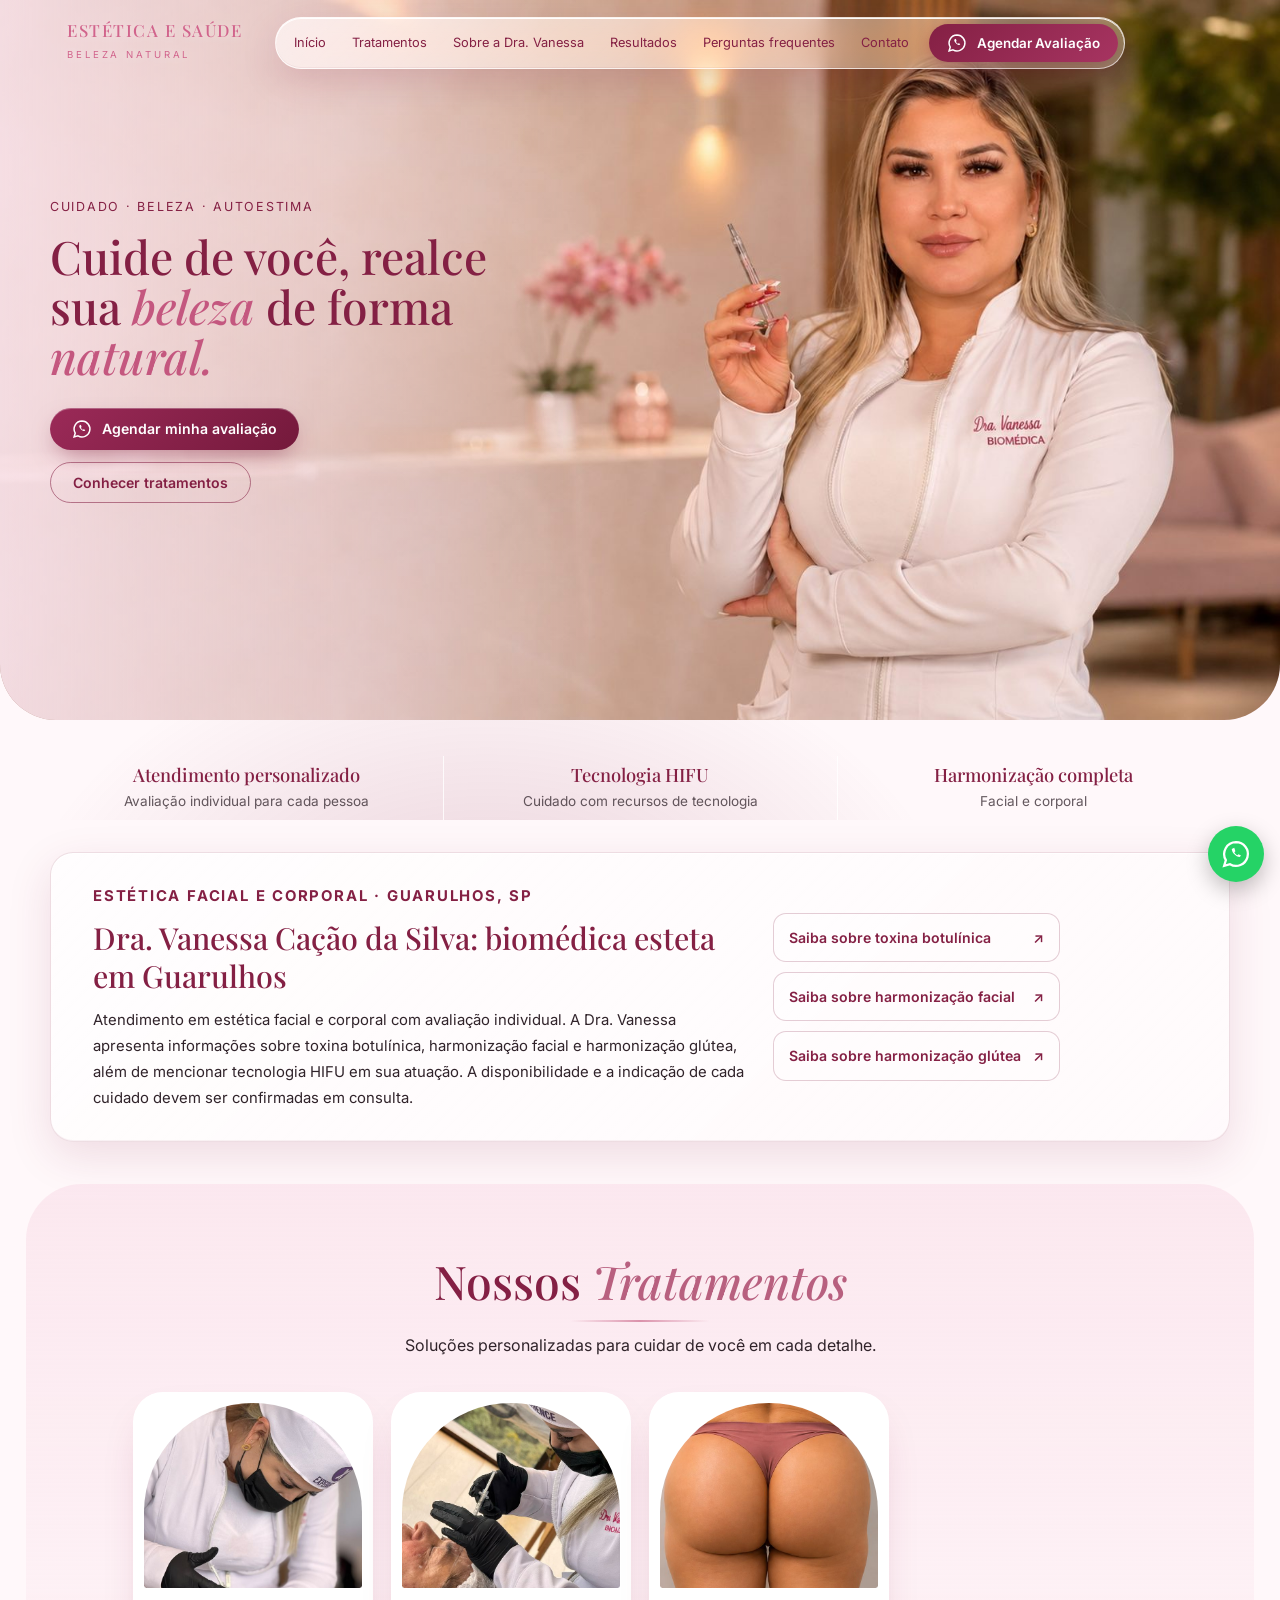
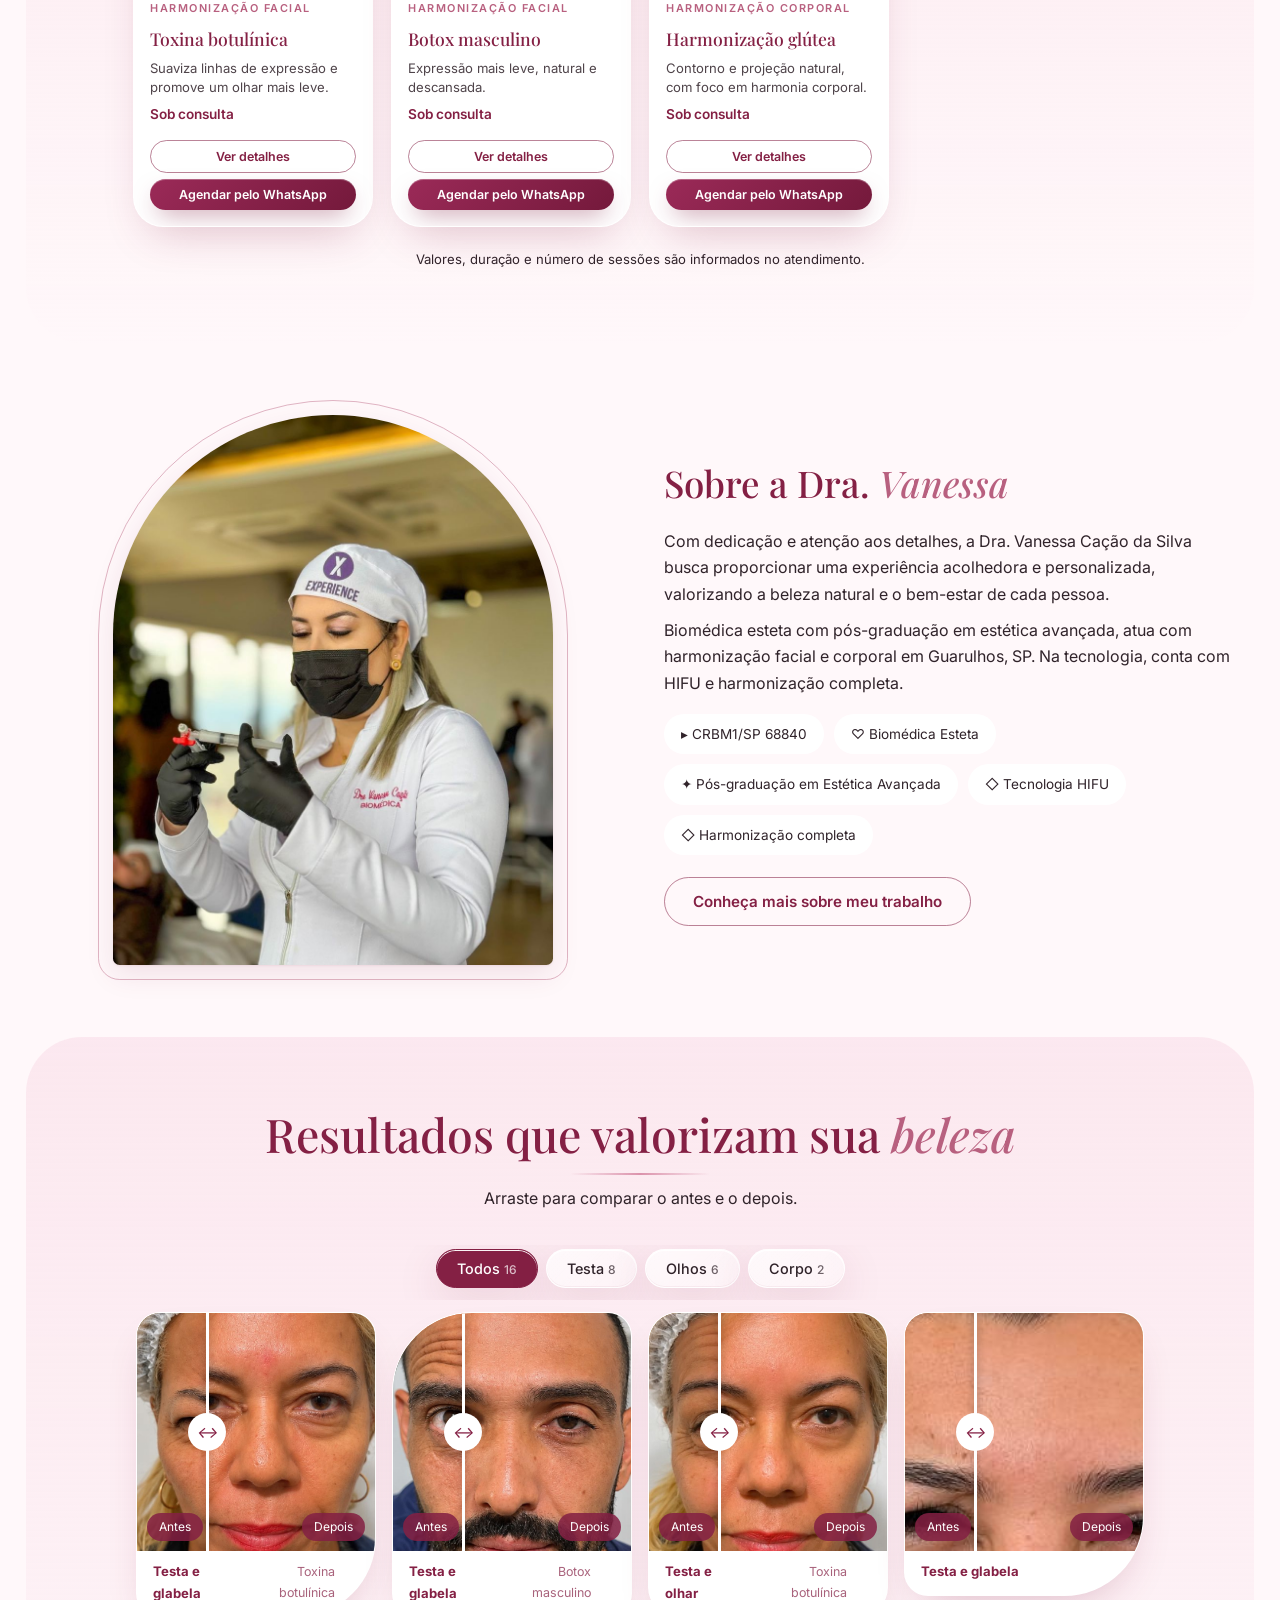
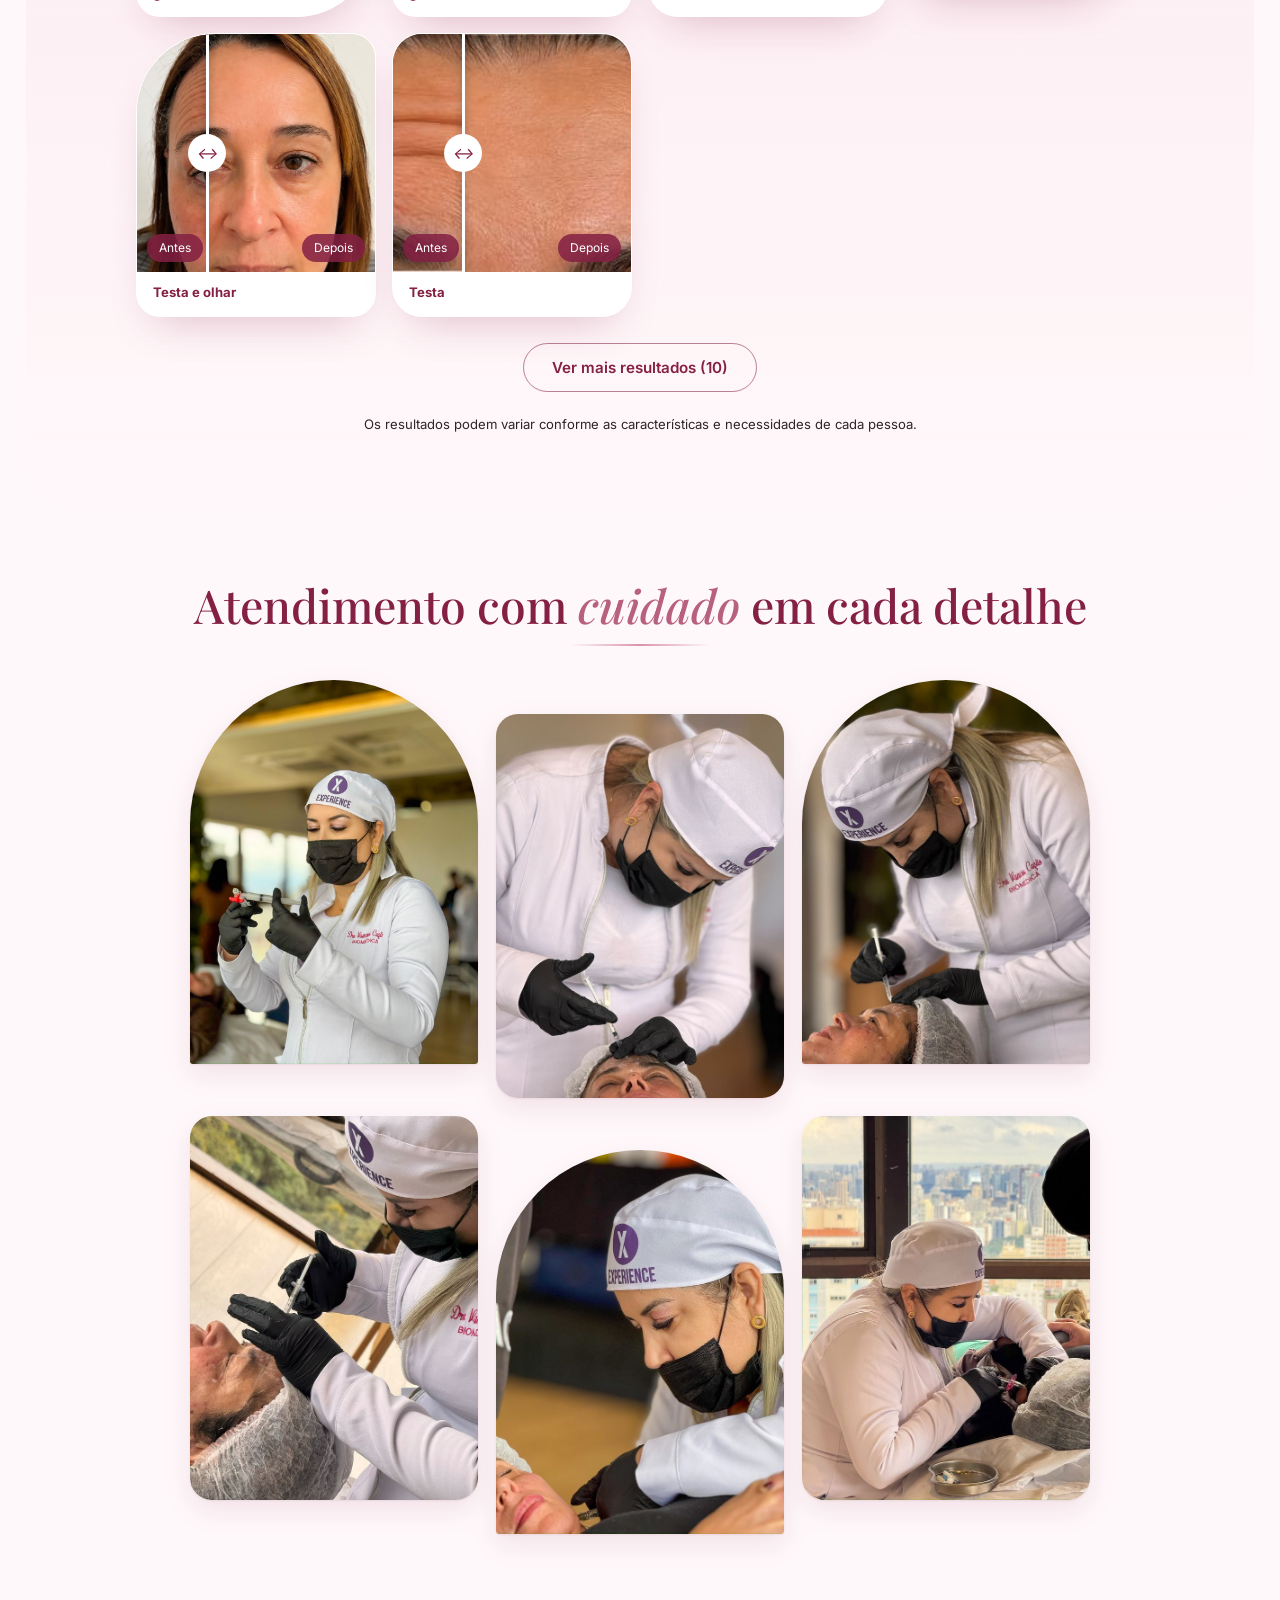
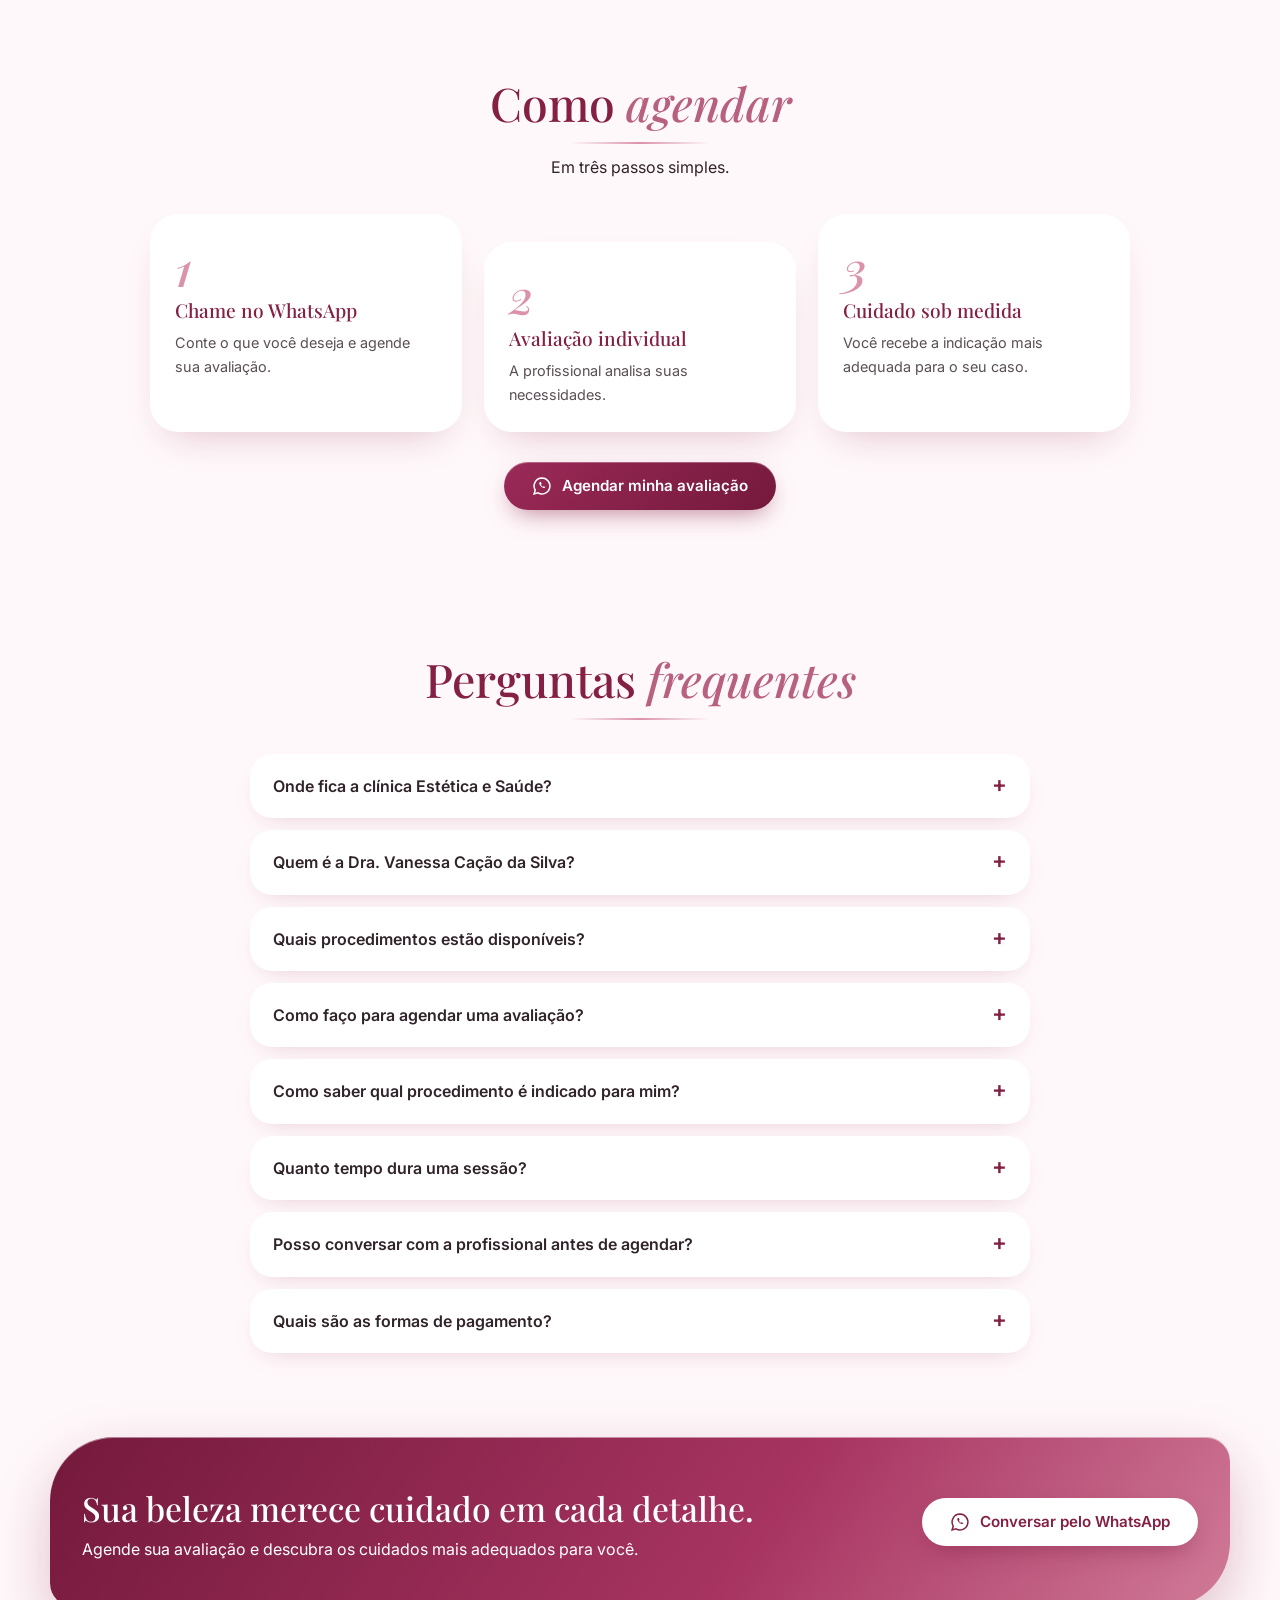
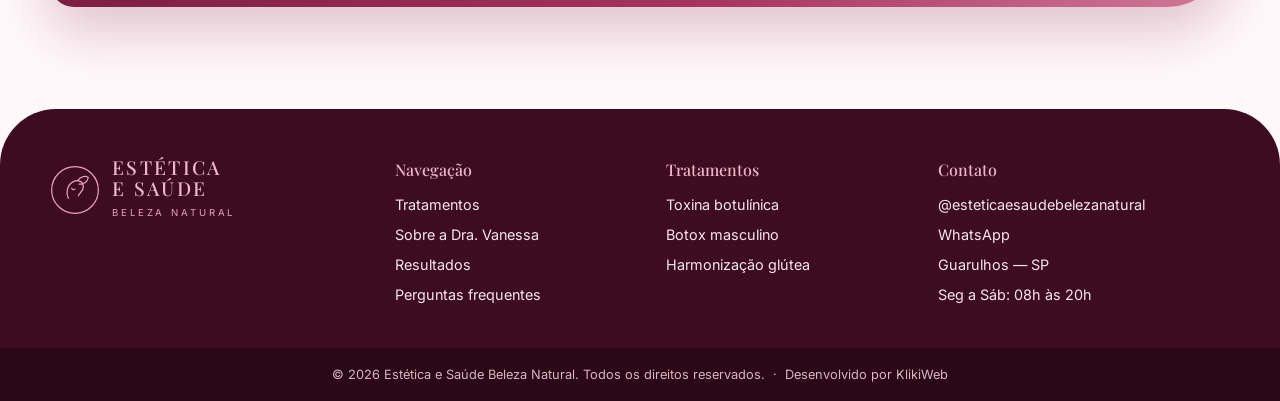
<file: index.html>
<!DOCTYPE html>
<html lang="pt-BR"><head><meta charset="utf-8">
<link rel="icon" type="image/x-icon" href="/favicon.ico">
<link rel="icon" type="image/png" sizes="32x32" href="/favicon-32x32.png">
<link rel="icon" type="image/png" sizes="64x64" href="/favicon-64x64.png">
<link rel="apple-touch-icon" sizes="180x180" href="/apple-touch-icon.png">
<meta name="viewport" content="width=device-width, initial-scale=1, viewport-fit=cover">
<title>Dra. Vanessa Cação | Biomédica Esteta em Guarulhos</title>
<link rel="canonical" href="https://dravanessacacao.vercel.app/">
<meta name="robots" content="index,follow,max-image-preview:large"><meta name="theme-color" content="#842044">
<meta name="geo.region" content="BR-SP"><meta name="geo.placename" content="Guarulhos"><meta property="og:locale" content="pt_BR"><meta property="og:site_name" content="Estética e Saúde — Beleza Natural">
<script type="application/ld+json">{"@context":"https://schema.org","@graph":[{"@type":"HealthAndBeautyBusiness","@id":"https://dravanessacacao.vercel.app/#clinica","name":"Estética e Saúde — Beleza Natural","alternateName":"Estética e Saúde Beleza Natural","description":"Clínica de estética em Guarulhos, SP, com a biomédica esteta Dra. Vanessa Cação da Silva, pós-graduada em estética avançada, com atuação em harmonização facial e corporal, HIFU e harmonização completa.","address":{"@type":"PostalAddress","addressLocality":"Guarulhos","addressRegion":"SP","addressCountry":"BR"},"areaServed":{"@type":"City","name":"Guarulhos"},"founder":{"@id":"https://dravanessacacao.vercel.app/#dra-vanessa"},"employee":{"@id":"https://dravanessacacao.vercel.app/#dra-vanessa"},"sameAs":["https://www.instagram.com/esteticaesaudebelezanatural/"],"contactPoint":{"@type":"ContactPoint","contactType":"customer service","url":"https://wa.me/message/TGUZO6PTKN33A1","availableLanguage":"pt-BR"},"knowsAbout":["Harmonização facial","Harmonização corporal","Toxina botulínica","HIFU","Harmonização completa"],"hasOfferCatalog":{"@type":"OfferCatalog","name":"Tratamentos","itemListElement":[{"@type":"Offer","itemOffered":{"@type":"Service","name":"Toxina botulínica"}},{"@type":"Offer","itemOffered":{"@type":"Service","name":"Botox masculino"}},{"@type":"Offer","itemOffered":{"@type":"Service","name":"Harmonização glútea"}}]},"url":"https://dravanessacacao.vercel.app/","image":"https://dravanessacacao.vercel.app/og-image.jpg"},{"@type":"Person","@id":"https://dravanessacacao.vercel.app/#dra-vanessa","name":"Dra. Vanessa Cação da Silva","jobTitle":"Biomédica Esteta","identifier":"CRBM1/SP 68840","hasCredential":{"@type":"EducationalOccupationalCredential","name":"Pós-graduação em Estética Avançada"},"worksFor":{"@id":"https://dravanessacacao.vercel.app/#clinica"},"sameAs":["https://www.instagram.com/esteticaesaudebelezanatural/"],"url":"https://dravanessacacao.vercel.app/#sobre"},{"@type":"WebSite","@id":"https://dravanessacacao.vercel.app/#website","url":"https://dravanessacacao.vercel.app/","name":"Estética e Saúde — Beleza Natural","inLanguage":"pt-BR"},{"@type":"WebPage","@id":"https://dravanessacacao.vercel.app/#webpage","url":"https://dravanessacacao.vercel.app/","name":"Dra. Vanessa Cação | Biomédica Esteta em Guarulhos","description":"Dra. Vanessa Cação da Silva, biomédica esteta em Guarulhos (SP). Conheça tratamentos como toxina botulínica e harmonização facial e corporal. Agende uma avaliação.","inLanguage":"pt-BR","isPartOf":{"@id":"https://dravanessacacao.vercel.app/#website"},"about":{"@id":"https://dravanessacacao.vercel.app/#dra-vanessa"},"primaryImageOfPage":{"@type":"ImageObject","url":"https://dravanessacacao.vercel.app/og-image.jpg"}}]}</script>
<meta name="description" content="Dra. Vanessa Cação da Silva, biomédica esteta em Guarulhos (SP). Conheça tratamentos como toxina botulínica e harmonização facial e corporal. Agende uma avaliação.">

<meta property="og:type" content="website">
<meta property="og:url" content="https://dravanessacacao.vercel.app/">
<meta property="og:title" content="Dra. Vanessa Cação | Biomédica Esteta em Guarulhos">
<meta property="og:description" content="Dra. Vanessa Cação da Silva, biomédica esteta em Guarulhos (SP). Conheça tratamentos como toxina botulínica e harmonização facial e corporal. Agende uma avaliação.">
<meta property="og:image" content="https://dravanessacacao.vercel.app/og-image.jpg">
<meta property="og:image:width" content="1200">
<meta property="og:image:height" content="630">
<meta property="og:image:alt" content="Dra. Vanessa Cação da Silva — Estética e Saúde em Guarulhos">
<meta name="twitter:card" content="summary_large_image">
<meta name="twitter:title" content="Dra. Vanessa Cação | Biomédica Esteta em Guarulhos">
<meta name="twitter:description" content="Dra. Vanessa Cação da Silva, biomédica esteta em Guarulhos (SP). Conheça tratamentos como toxina botulínica e harmonização facial e corporal. Agende uma avaliação.">
<meta name="twitter:image" content="https://dravanessacacao.vercel.app/og-image.jpg">
<link rel="stylesheet" href="https://fonts.googleapis.com/css2?family=Great+Vibes&family=Inter:wght@400;500;600&family=Playfair+Display:wght@400;500;700&display=swap">
<style>
:root{--v:#842044;--r:#DB92AB;--rl:#FBE5ED;--bg:#FFF8FA;--t:#30232A;--hd:#842044;--ch:#D8B5A2;--card:#fff;--sh:0 1px 2px rgba(132,32,68,.08),0 10px 28px rgba(132,32,68,.10);box-sizing:border-box;padding-top:env(safe-area-inset-top,0px);padding-bottom:env(safe-area-inset-bottom,0px)}
@media(prefers-color-scheme:dark){:root:not([data-theme="light"]){--bg:#1d1318;--rl:#2a1a22;--t:#f6e9ee;--hd:#f0a9c4;--card:#2a1c24}}
:root[data-theme="dark"]{--bg:#1d1318;--rl:#2a1a22;--t:#f6e9ee;--hd:#f0a9c4;--card:#2a1c24}
*{box-sizing:border-box;margin:0}html{scroll-behavior:smooth;scroll-padding-top:calc(84px + env(safe-area-inset-top,0px))}
body{font:16px/1.65 Inter,system-ui,sans-serif;background:var(--bg);color:var(--t);overflow-x:hidden}
body::before{content:"";position:fixed;inset:0 0 auto;height:env(safe-area-inset-top,0px);background:var(--v);z-index:60}
h1,h2,h3,.logo b{font-family:"Playfair Display",Georgia,serif;font-weight:500;color:var(--hd)}
a{color:inherit;text-decoration:none}:focus-visible{outline:3px solid var(--r);outline-offset:3px}
.w{width:min(1180px,100% - 32px);margin:auto}.ic{width:20px;height:20px;flex:none}
#bar{position:fixed;top:env(safe-area-inset-top,0px);left:0;height:3px;width:0;background:linear-gradient(90deg,var(--r),#fff);z-index:70}
.top{background:var(--v);color:#fff;font-size:.8rem}.top .w{display:flex;justify-content:space-between;gap:6px 18px;flex-wrap:wrap;padding:8px 0}.top a{display:inline-flex;gap:6px;align-items:center}
header{position:sticky;top:env(safe-area-inset-top,0px);z-index:50;background:var(--bg);transition:.3s}
header.s{background:color-mix(in srgb,var(--bg) 78%,transparent);backdrop-filter:blur(16px);-webkit-backdrop-filter:blur(16px);box-shadow:var(--sh)}
nav{display:flex;align-items:center;justify-content:space-between;gap:16px;padding:14px 0;transition:.3s}header.s nav{padding:7px 0}
.logo{display:flex;align-items:center;gap:12px}.logo svg{width:50px;height:50px;color:var(--r)}.logo b{display:block;font-size:1.2rem;letter-spacing:.12em;line-height:1.1}.logo small{font-size:.6rem;letter-spacing:.3em;color:var(--r)}
.links{display:flex;gap:26px;font-size:.88rem}.links a{position:relative;padding:4px 0}.links a::after{content:"";position:absolute;left:0;bottom:0;height:1.5px;width:100%;background:var(--v);transform:scaleX(0);transform-origin:left;transition:.3s}.links a:hover::after{transform:scaleX(1)}
.btn{display:inline-flex;align-items:center;justify-content:center;gap:10px;padding:14px 28px;border-radius:99px;background:var(--v);color:#fff;border:1.5px solid var(--v);cursor:pointer;font:600 .95rem Inter,sans-serif;transition:.25s;box-shadow:0 6px 18px rgba(132,32,68,.28)}
.btn:hover{transform:translateY(-2px);box-shadow:0 12px 26px rgba(132,32,68,.32)}.btn:active{transform:scale(.97)}
.btn.o{background:transparent;color:var(--hd);box-shadow:none;border-color:var(--hd)}.btn.l{background:#fff;color:var(--v);border-color:#fff}.btn.sm{padding:9px 18px;font-size:.84rem}
.bt{display:none;background:none;border:0;color:var(--hd);font-size:1.7rem;cursor:pointer;padding:4px 8px}
.hero{--hd:#842044;--t:#30232A;background:linear-gradient(115deg,#FBE5ED,#f9d0de 65%,#f3b8cc);position:relative;overflow:hidden;color:var(--t)}
.hero::before{content:"";position:absolute;left:-90px;top:30px;width:260px;height:420px;background:radial-gradient(ellipse,rgba(219,146,171,.35),transparent 70%);transform:translateY(var(--py,0));border-radius:50%}
.hero .w{display:grid;grid-template-columns:1.1fr 1fr;align-items:end;gap:24px;padding-top:56px;position:relative}
.hero .tx{align-self:center;padding-bottom:48px}.eb{font-size:.78rem;letter-spacing:.14em;color:var(--hd)}
h1{font-size:clamp(2.2rem,5vw,3.7rem);line-height:1.12;margin:14px 0 16px;animation:up .9s both}.hero p{max-width:30em;font-size:1.08rem;animation:up .9s .15s both}
.cta{display:flex;gap:12px;flex-wrap:wrap;margin:26px 0;animation:up .9s .3s both}
.dif{display:flex;gap:22px;flex-wrap:wrap;font-size:.82rem;animation:up .9s .45s both}.dif span{display:flex;gap:8px;align-items:center}.dif i{color:var(--v);font-style:normal;font-size:1.3rem}
.ph{position:relative;clip-path:inset(0 0 0 100%);animation:rev 1.2s .2s forwards cubic-bezier(.2,.7,.2,1)}.ph img{width:100%;display:block;aspect-ratio:435/420;object-fit:cover;border-radius:30px 30px 0 0}
.sig{position:absolute;left:12px;bottom:18px;padding:10px 16px;border-radius:16px;background:rgba(255,255,255,.55);backdrop-filter:blur(10px);-webkit-backdrop-filter:blur(10px);font-size:.78rem;color:var(--hd)}.sig b{display:block;font:400 1.5rem "Great Vibes",cursive;line-height:1.1}
@keyframes rev{to{clip-path:inset(0)}}@keyframes up{from{opacity:0;transform:translateY(22px)}}@keyframes pop{from{opacity:0;transform:scale(.97)}}
section{padding:72px 0}.hd{text-align:center;margin-bottom:34px}.hd h2{font-size:clamp(1.7rem,3.6vw,2.4rem)}.hd p{opacity:.8}
.tg{display:grid;grid-template-columns:repeat(5,1fr);gap:14px}
.tc{position:relative;border-radius:20px;overflow:hidden;aspect-ratio:3/4;box-shadow:var(--sh);transition:.35s;color:#fff;display:flex;align-items:flex-end}.tc:hover{transform:translateY(-6px)}
.tc img{position:absolute;inset:0;width:100%;height:100%;object-fit:cover;transition:transform .6s}.tc:hover img{transform:scale(1.07)}
.tc::after{content:"";position:absolute;inset:0;background:linear-gradient(transparent 40%,rgba(132,32,68,.88))}.tc div{position:relative;z-index:1;padding:16px;font-weight:600}.tc small{display:block;font-weight:400;opacity:.9;margin-top:4px}
.tabs{display:flex;gap:8px;overflow-x:auto;padding:4px 2px 12px;margin-bottom:12px;scrollbar-width:thin}
.tabs button{flex:none;padding:10px 20px;border-radius:99px;border:1.5px solid var(--r);background:transparent;color:var(--t);font:500 .9rem Inter,sans-serif;cursor:pointer;transition:.25s}
.tabs button[aria-selected="true"]{background:var(--v);border-color:var(--v);color:#fff}
.cg{display:grid;grid-template-columns:repeat(auto-fill,minmax(250px,1fr));gap:20px}
.card{background:var(--card);border-radius:20px;overflow:hidden;box-shadow:var(--sh);display:flex;flex-direction:column;animation:pop .45s both;transition:.3s}.card:hover{transform:translateY(-4px)}
.card img{width:100%;aspect-ratio:16/10;object-fit:cover}.card .b{padding:18px;display:flex;flex-direction:column;gap:8px;flex:1}
.card small{color:var(--r);font-weight:600;font-size:.74rem}.card h3{font-size:1.18rem}.card p{font-size:.9rem;opacity:.85}.card .pr{font-size:.85rem;font-weight:600;color:var(--hd)}.card .ac{display:grid;gap:8px;margin-top:auto;padding-top:8px}
.note{text-align:center;font-size:.82rem;opacity:.7;margin-top:22px}
.ab{display:grid;grid-template-columns:1fr 1fr;gap:48px;align-items:center}.ab img{width:100%;border-radius:24px;box-shadow:var(--sh);aspect-ratio:4/5;max-height:560px;object-fit:cover;object-position:center 25%}
.ab h2{font-size:clamp(1.7rem,3.4vw,2.3rem);margin-bottom:14px}.ab ul{list-style:none;padding:0;display:flex;gap:22px;flex-wrap:wrap;margin:18px 0 22px;font-size:.9rem}
.tm{display:flex;gap:18px;overflow-x:auto;scroll-snap-type:x mandatory;padding:6px 2px 16px;scrollbar-width:none}.tm::-webkit-scrollbar{display:none}
.tm figure{flex:0 0 min(360px,86%);scroll-snap-align:start;background:var(--card);border-radius:20px;padding:24px;box-shadow:var(--sh)}
.tm .st{color:var(--r);letter-spacing:3px}.tm blockquote{margin:10px 0 16px;font-size:.95rem}.tm figcaption{display:flex;gap:12px;align-items:center;font-size:.85rem}
.av{width:42px;height:42px;border-radius:50%;background:var(--rl);color:var(--v);display:grid;place-items:center;font-weight:600}.tm em{font-size:.7rem;opacity:.6;font-style:normal}
.ar{display:flex;gap:10px;justify-content:center;margin-top:8px}.ar button{width:46px;height:46px;border-radius:50%;border:1.5px solid var(--v);background:none;color:var(--hd);font-size:1.1rem;cursor:pointer;transition:.25s}.ar button:hover{background:var(--v);color:#fff}
details{background:var(--card);border-radius:16px;box-shadow:var(--sh);margin:0 auto 12px;max-width:780px;transition:.3s}details[open]{box-shadow:0 0 0 1.5px var(--r),var(--sh)}
summary{cursor:pointer;padding:18px 22px;font-weight:600;list-style:none;display:flex;justify-content:space-between;gap:12px}summary::-webkit-details-marker{display:none}summary::after{content:"+";font-size:1.4rem;line-height:1;color:var(--v);transition:transform .3s}details[open] summary::after{transform:rotate(45deg)}
details p{padding:0 22px 20px;opacity:.85;animation:up .4s}
.band{background:linear-gradient(120deg,#842044,#b0446c 60%,#DB92AB);color:#fff;border-radius:28px;padding:44px 32px;display:flex;align-items:center;justify-content:space-between;gap:24px;flex-wrap:wrap}
.band h2{color:#fff;font-size:clamp(1.5rem,3vw,2.1rem)}.band p{opacity:.92}
footer{background:var(--rl);padding:48px 0 0}footer .g{display:grid;grid-template-columns:1.3fr 1fr 1fr 1.2fr;gap:28px;padding-bottom:36px;font-size:.9rem}footer h3{font-size:1rem;margin-bottom:10px}footer li{list-style:none;margin:6px 0}footer ul{padding:0}footer a:hover{color:var(--hd);text-decoration:underline}
.cr{background:var(--v);color:#fff;text-align:center;font-size:.8rem;padding:16px;margin-top:0}
.wf{position:fixed;right:max(16px,env(safe-area-inset-right,0px));bottom:calc(18px + env(safe-area-inset-bottom,0px));z-index:55;width:56px;height:56px;border-radius:50%;background:#25D366;color:#fff;display:grid;place-items:center;box-shadow:0 8px 22px rgba(0,0,0,.25);animation:pul 2.8s infinite}.wf svg{width:30px;height:30px}
@keyframes pul{50%{box-shadow:0 8px 22px rgba(0,0,0,.25),0 0 0 12px rgba(37,211,102,.14)}}
dialog{border:0;border-radius:24px;padding:0;width:min(720px,calc(100% - 24px));max-height:90vh;background:var(--card);color:var(--t);box-shadow:0 30px 80px rgba(0,0,0,.35)}dialog[open]{animation:pop .35s}
dialog::backdrop{background:rgba(48,35,42,.5);backdrop-filter:blur(6px)}
dialog img{width:100%;aspect-ratio:16/8;object-fit:cover}.mb{padding:24px 28px 28px}.mb h3{font-size:1.6rem;margin-bottom:8px}.mb h4{margin:16px 0 4px;color:var(--hd)}.mb ul{padding-left:20px}
.x{position:absolute;top:12px;right:12px;width:40px;height:40px;border-radius:50%;border:0;background:rgba(255,255,255,.9);color:var(--v);font-size:1.3rem;cursor:pointer}
.rv{opacity:0;transform:translateY(24px);transition:.8s cubic-bezier(.2,.7,.2,1)}.rv.in{opacity:1;transform:none}
@media(max-width:900px){.bt{display:block}.nc{display:none}.links{position:absolute;left:0;right:0;top:100%;background:var(--bg);flex-direction:column;padding:18px 24px;gap:14px;box-shadow:var(--sh);opacity:0;visibility:hidden;transform:translateY(-8px);transition:.3s}.links.open{opacity:1;visibility:visible;transform:none}
.hero .w,.ab{grid-template-columns:1fr}.hero .tx{padding-bottom:8px}.tg{grid-template-columns:repeat(2,1fr)}.tc:last-child{grid-column:span 2;aspect-ratio:2/1}footer .g{grid-template-columns:1fr 1fr}section{padding:52px 0}.cta .btn{flex:1 1 220px}}
@media(prefers-reduced-motion:reduce){*,::before,::after{animation:none!important;transition:none!important}.ph{clip-path:none}.rv{opacity:1;transform:none}html{scroll-behavior:auto}}
.gl{display:grid;grid-template-columns:repeat(auto-fill,minmax(280px,1fr));gap:20px}
.gi{background:var(--card);border-radius:20px;overflow:hidden;box-shadow:var(--sh)}.gi figcaption{padding:12px 16px;font-weight:600;font-size:.9rem;color:var(--hd)}
.ba{position:relative;aspect-ratio:4/5;overflow:hidden;touch-action:pan-y}.ba:focus-within{outline:3px solid var(--r);outline-offset:-3px}.ba img{position:absolute;inset:0;width:100%;height:100%;object-fit:cover;object-position:center 40%}.ba .bf{clip-path:inset(0 calc(100% - var(--p)) 0 0)}
.ln{position:absolute;top:0;bottom:0;left:var(--p);width:3px;margin-left:-1.5px;background:#fff;box-shadow:0 0 8px rgba(0,0,0,.4)}.ln::after{content:"↔";position:absolute;top:50%;left:50%;transform:translate(-50%,-50%);width:38px;height:38px;border-radius:50%;background:#fff;color:var(--v);display:grid;place-items:center}
.lb{position:absolute;bottom:10px;left:10px;padding:4px 12px;border-radius:99px;background:rgba(132,32,68,.85);color:#fff;font-size:.75rem}.lb.r{left:auto;right:10px}
.ba input{position:absolute;inset:0;width:100%;height:100%;opacity:0;cursor:ew-resize;margin:0}
.ex{display:grid;grid-template-columns:repeat(3,1fr);gap:14px}.xb{border:0;padding:0;border-radius:18px;overflow:hidden;cursor:zoom-in;aspect-ratio:3/4;background:none;box-shadow:var(--sh)}.xb img{width:100%;height:100%;object-fit:cover;transition:transform .6s}.xb:hover img{transform:scale(1.06)}
.sig{bottom:auto;top:14px}
@media(max-width:1100px){.links{gap:16px;font-size:.82rem}}@media(max-width:900px){.ex{grid-template-columns:repeat(2,1fr)}}
.hero{position:relative;min-height:clamp(540px,56vw,820px);display:flex;align-items:center;background:#f6dfe6}.hero::before{display:none}
.hero::after{content:"";position:absolute;inset:0;background:linear-gradient(90deg,rgba(251,229,237,.96),rgba(251,229,237,.78) 34%,rgba(251,229,237,0) 58%)}
.hb{position:absolute;inset:0;width:100%;height:100%;object-fit:cover;object-position:70% center}
.hero .w{position:relative;z-index:1;display:block;padding-top:0}.hero .tx{max-width:520px;padding:64px 0}
@media(max-width:900px){.hero{display:block;min-height:0}.hero::after{display:none}.hb{position:static;height:auto;aspect-ratio:4/3.4;object-position:78% 30%}.hero .tx{max-width:none;padding:28px 0 36px}}
header,header.s{position:fixed;left:0;right:0;background:none;box-shadow:none;backdrop-filter:none;-webkit-backdrop-filter:none}
header nav{width:min(1400px,100% - 32px)}
header .logo b{color:#d1648c;white-space:nowrap;font-size:1.3rem;text-shadow:0 1px 10px rgba(255,255,255,.55)}header .logo small{color:#d1648c;text-shadow:0 1px 8px rgba(255,255,255,.55)}
.links{gap:8px;font-size:.82rem}.links a{white-space:nowrap;padding:7px 14px;border-radius:99px;color:#842044;background:rgba(255,255,255,.55);border:1px solid rgba(255,255,255,.75);backdrop-filter:blur(14px);-webkit-backdrop-filter:blur(14px);box-shadow:0 4px 14px rgba(132,32,68,.10)}
.links a:hover{background:rgba(255,255,255,.8);transform:translateY(-1px)}.links a::after{display:none}
.nc{background:rgba(255,255,255,.55);color:#842044;border-color:rgba(255,255,255,.75);backdrop-filter:blur(14px);-webkit-backdrop-filter:blur(14px);box-shadow:0 4px 14px rgba(132,32,68,.10);white-space:nowrap}.nc:hover{background:rgba(255,255,255,.8)}
@media(min-width:901px){.hero .tx{padding-top:130px}}
@media(max-width:1100px){.bt{display:flex;align-items:center;justify-content:center;width:44px;height:44px;padding:0;border-radius:50%;background:rgba(255,255,255,.55);border:1px solid rgba(255,255,255,.75);backdrop-filter:blur(14px);-webkit-backdrop-filter:blur(14px);color:#842044;font-size:1.4rem}.nc{display:none}.links{position:absolute;left:16px;right:16px;top:calc(100% + 4px);flex-direction:column;align-items:stretch;gap:8px;padding:14px;border-radius:24px;background:rgba(255,255,255,.7);backdrop-filter:blur(18px);-webkit-backdrop-filter:blur(18px);box-shadow:var(--sh);opacity:0;visibility:hidden;transform:translateY(-8px);transition:.3s}.links.open{opacity:1;visibility:visible;transform:none}.links a{text-align:center}}
header nav{display:grid;grid-template-columns:1fr auto 1fr;align-items:center}
header .logo{justify-self:start}header .logo b{font-size:1.05rem;letter-spacing:.09em}
.links{justify-self:center;gap:2px;padding:6px;border-radius:99px;background:linear-gradient(135deg,rgba(255,255,255,.66),rgba(255,255,255,.3));border:1px solid rgba(255,255,255,.7);backdrop-filter:blur(22px) saturate(180%);-webkit-backdrop-filter:blur(22px) saturate(180%);box-shadow:0 12px 36px rgba(132,32,68,.16),inset 0 1px 0 rgba(255,255,255,.95),inset 0 -1px 0 rgba(132,32,68,.06)}
.links a{background:none;border:0;box-shadow:none;backdrop-filter:none;-webkit-backdrop-filter:none;padding:8px 12px;font-size:.8rem}
.links a:hover{background:rgba(255,255,255,.7);transform:none;box-shadow:inset 0 1px 0 #fff}
.links .nc{background:linear-gradient(135deg,#842044,#a73461);color:#fff;margin-left:6px;box-shadow:0 4px 14px rgba(132,32,68,.3)}.links .nc:hover{background:linear-gradient(135deg,#9a2a54,#b8416d)}
@media(max-width:1240px){.bt{grid-column:3;justify-self:end;display:flex;align-items:center;justify-content:center;width:44px;height:44px;padding:0;border-radius:50%;background:rgba(255,255,255,.55);border:1px solid rgba(255,255,255,.75);backdrop-filter:blur(14px);-webkit-backdrop-filter:blur(14px);color:#842044;font-size:1.4rem}.links{position:absolute;left:16px;right:16px;top:calc(100% + 4px);flex-direction:column;align-items:stretch;gap:6px;padding:14px;border-radius:26px;background:rgba(255,255,255,.72);opacity:0;visibility:hidden;transform:translateY(-8px);transition:.3s}.links.open{opacity:1;visibility:visible;transform:none}.links a{text-align:center;padding:11px 14px;font-size:.9rem}.links .nc{display:inline-flex;justify-content:center;margin:4px 0 0}}
header .logo{padding:6px 16px;border-radius:99px;border:1px solid transparent;transition:background .35s,box-shadow .35s,border-color .35s}
header.s .logo{background:linear-gradient(135deg,rgba(255,255,255,.8),rgba(255,255,255,.45));backdrop-filter:blur(18px) saturate(170%);-webkit-backdrop-filter:blur(18px) saturate(170%);box-shadow:0 8px 26px rgba(132,32,68,.14),inset 0 1px 0 rgba(255,255,255,.95);border-color:rgba(255,255,255,.7)}
header.s .logo b,header.s .logo small{color:#c43d74;text-shadow:none}
.fx{opacity:0;transform:translateY(28px);filter:blur(8px);transition:opacity .9s ease var(--dl,0s),transform .9s cubic-bezier(.2,.7,.2,1) var(--dl,0s),filter .9s ease var(--dl,0s),letter-spacing 1.1s ease var(--dl,0s)}
h2.fx{letter-spacing:.07em}.fx.in{opacity:1;transform:none;filter:none}h2.fx.in{letter-spacing:0}
.hd h2::after{content:"";display:block;height:2px;width:0;margin:12px auto 0;background:linear-gradient(90deg,transparent,var(--r),transparent);transition:width 1s ease .35s}.hd h2.in::after{width:140px}
@media(prefers-reduced-motion:no-preference){.hero .tx{transform:translateY(var(--hy,0px));opacity:var(--ho,1)}}
@media(prefers-reduced-motion:reduce){.fx{opacity:1;transform:none;filter:none;letter-spacing:inherit}.hd h2::after{width:140px}}
.cg{grid-template-columns:repeat(auto-fill,minmax(240px,300px));justify-content:center}.card img{aspect-ratio:16/9;object-position:center 30%}
.gl{grid-template-columns:repeat(auto-fill,minmax(240px,300px));justify-content:center}
.ex{max-width:900px;margin:0 auto}
dialog img{max-height:40vh}
header .logo{transition:opacity .35s,transform .35s}
header.s .logo{opacity:0;transform:translateY(-8px);pointer-events:none;background:none;box-shadow:none;backdrop-filter:none;-webkit-backdrop-filter:none;border-color:transparent}
.hero .cta{animation-fill-mode:backwards;transition:opacity .4s,transform .4s}
header.s~main .hero .cta{opacity:0;transform:translateY(-12px);pointer-events:none}
.hero::after{background:linear-gradient(90deg,rgba(251,229,237,.88),rgba(251,229,237,.5) 26%,rgba(251,229,237,0) 46%)}
@media(min-width:901px){.hero{min-height:clamp(560px,92svh,900px)}}
.links,.bt{transition:opacity .4s ease,transform .4s ease,visibility .4s}
header.hd .links,header.hd .bt{opacity:0;visibility:hidden;transform:translateY(-16px);pointer-events:none}
@media(min-width:901px){.hero{min-height:clamp(620px,100svh,940px);background:linear-gradient(180deg,#f9e1ea,#f6dfe6)}.hb{top:92px;height:calc(100% - 92px);object-position:70% 0%;-webkit-mask-image:linear-gradient(to bottom,transparent,#000 40px);mask-image:linear-gradient(to bottom,transparent,#000 40px)}.hero::after{top:92px}.hero .tx{max-width:460px;padding:110px 0 64px}.hero h1{font-size:clamp(2.1rem,3.6vw,3.2rem)}.hero .cta .btn{padding:11px 22px;font-size:.88rem}}
@keyframes hz{from{opacity:0;transform:scale(1.05)}}.hb{animation:hz 1.6s cubic-bezier(.2,.7,.2,1) both}
@media(min-width:901px){.hero{display:block;min-height:0;padding-top:92px}.hb{position:static;display:block;width:100%;height:auto;aspect-ratio:1672/941;object-position:center}.hero .w{position:absolute;left:0;right:0;top:92px;bottom:0;margin:auto;display:flex;align-items:center}.hero .tx{padding:0}}
@media(min-width:901px){.hero{padding-top:0}.hb{-webkit-mask-image:none;mask-image:none}.hero::after{top:0}.hero .w{top:0}}
.gl{align-items:start}
.gi .ba{aspect-ratio:1/1}.gi figcaption{display:flex;justify-content:space-between;align-items:baseline;gap:8px}.gi figcaption small{font-weight:400;opacity:.7;font-size:.78rem;text-align:right}.tabs button small{font-size:.75rem}
:root{--gb:linear-gradient(135deg,rgba(255,255,255,.74),rgba(255,255,255,.36));--gbd:rgba(255,255,255,.8);--gsh:0 14px 44px rgba(132,32,68,.13),inset 0 1px 0 rgba(255,255,255,.95),inset 0 -1px 0 rgba(132,32,68,.05)}
@media(prefers-color-scheme:dark){:root:not([data-theme="light"]){--gb:linear-gradient(135deg,rgba(255,255,255,.13),rgba(255,255,255,.04));--gbd:rgba(255,255,255,.17);--gsh:0 14px 44px rgba(0,0,0,.4),inset 0 1px 0 rgba(255,255,255,.2)}html::after{opacity:.14}}
:root[data-theme="dark"]{--gb:linear-gradient(135deg,rgba(255,255,255,.13),rgba(255,255,255,.04));--gbd:rgba(255,255,255,.17);--gsh:0 14px 44px rgba(0,0,0,.4),inset 0 1px 0 rgba(255,255,255,.2)}
html::before,html::after{content:"";position:fixed;inset:-20% -10%;z-index:-1;pointer-events:none;will-change:transform}
html::before{background:radial-gradient(40% 35% at 15% 20%,rgba(219,146,171,.55),transparent 70%),radial-gradient(35% 40% at 85% 35%,rgba(216,181,162,.55),transparent 70%),radial-gradient(45% 40% at 40% 92%,rgba(132,32,68,.2),transparent 70%);transform:translateY(calc(var(--sy,0)*-.07px))}
html::after{background:radial-gradient(30% 30% at 72% 72%,rgba(251,229,237,.95),transparent 70%),radial-gradient(26% 26% at 8% 62%,rgba(219,146,171,.4),transparent 70%);transform:translateY(calc(var(--sy,0)*.05px))}
section[style]{background:transparent!important}
.card,.gi,.tm figure,details{background:var(--gb);border:1px solid var(--gbd);box-shadow:var(--gsh);backdrop-filter:blur(18px) saturate(165%);-webkit-backdrop-filter:blur(18px) saturate(165%)}
details[open]{box-shadow:0 0 0 1.5px var(--r),var(--gsh)}
.tabs button,.ar button,.btn.o{background:var(--gb);backdrop-filter:blur(12px);-webkit-backdrop-filter:blur(12px)}.tabs button{border-color:var(--gbd);box-shadow:var(--gsh)}.tabs button[aria-selected="true"]{background:var(--v)}
footer{background:var(--gb);border-top:1px solid var(--gbd);backdrop-filter:blur(22px) saturate(160%);-webkit-backdrop-filter:blur(22px) saturate(160%)}
dialog{background:color-mix(in srgb,var(--card) 84%,transparent);border:1px solid var(--gbd);backdrop-filter:blur(26px) saturate(165%);-webkit-backdrop-filter:blur(26px) saturate(165%)}
.band{box-shadow:0 22px 56px rgba(132,32,68,.26),inset 0 1px 0 rgba(255,255,255,.45)}
.rv{filter:blur(7px)}.rv.in{filter:none}
.card,.gi,.tm figure{position:relative;overflow:hidden}
.card::before,.gi::before,.tm figure::before{content:"";position:absolute;inset:0;z-index:2;pointer-events:none;background:linear-gradient(115deg,transparent 35%,rgba(255,255,255,.5) 50%,transparent 65%);transform:translateX(-130%)}
@keyframes sheen{to{transform:translateX(130%)}}
@supports(animation-timeline:view()){.card::before,.gi::before,.tm figure::before{animation:sheen linear both;animation-timeline:view();animation-range:entry 10% cover 50%}}

:root{--r2:#B8607F}
#bar,html::after{display:none}.rv{filter:none}.card::before,.gi::before,.tm figure::before{display:none}
h2 em,h1 em{font-style:italic;font-weight:500;color:var(--r2)}.hero h1 em{color:#c4577f}.hero h1{line-height:1.08}
.hd h2{font-size:clamp(1.9rem,4vw,2.9rem);line-height:1.12}.hd p{max-width:34em;margin:10px auto 0;opacity:.75}
.btn{background:linear-gradient(135deg,#9b2a58,#74193b);border:0;box-shadow:0 10px 24px -8px rgba(132,32,68,.55),inset 0 1px 0 rgba(255,255,255,.28);position:relative;overflow:hidden}
.btn::after{content:"";position:absolute;inset:0;background:linear-gradient(110deg,transparent 30%,rgba(255,255,255,.35) 50%,transparent 70%);transform:translateX(-120%);transition:transform .6s}.btn:hover::after{transform:translateX(120%)}
.btn.o{background:transparent;color:var(--hd);box-shadow:none;border:1.5px solid color-mix(in srgb,var(--hd) 55%,transparent);backdrop-filter:none;-webkit-backdrop-filter:none}.btn.o:hover{background:var(--v);color:#fff;border-color:var(--v)}
.hero{border-radius:0 0 56px 56px}
.dif2{padding:36px 0 0}.dif2 .w{display:grid;grid-template-columns:repeat(3,1fr)}.dif2 .w>div{padding:6px 24px;text-align:center;border-left:1px solid var(--gbd)}.dif2 .w>div:first-child{border-left:0}
.dif2 b{display:block;font:500 1.15rem "Playfair Display",serif;color:var(--hd)}.dif2 span{font-size:.85rem;opacity:.75}
#tratamentos[style],#resultados[style]{background:linear-gradient(180deg,rgba(251,229,237,.85),rgba(255,248,250,.2))!important;border-radius:56px;margin:0 clamp(8px,2vw,28px)}
@media(prefers-color-scheme:dark){#tratamentos[style],#resultados[style]{background:linear-gradient(180deg,rgba(255,255,255,.07),transparent)!important}}
.card{background:var(--card);border:1px solid var(--gbd);border-radius:30px;box-shadow:0 20px 44px -18px rgba(132,32,68,.28);backdrop-filter:none;-webkit-backdrop-filter:none}
.card img{margin:12px 12px 0;width:calc(100% - 24px);aspect-ratio:1/1.02;border-radius:999px 999px 22px 22px;object-position:center 35%}
.card .b{padding:16px 20px 20px}.card h3{font-size:1.3rem}.card small{letter-spacing:.14em;text-transform:uppercase;font-size:.68rem;color:var(--r2)}
.gi{background:var(--card);backdrop-filter:none;-webkit-backdrop-filter:none;border-radius:30px;box-shadow:0 20px 44px -20px rgba(132,32,68,.3)}
.gi:nth-child(3n+1){border-radius:30px 30px 110px 30px}.gi:nth-child(3n+2){border-radius:110px 30px 30px 30px}.gi figcaption{padding:14px 56px 16px 22px}
.ab img{width:min(100%,440px);justify-self:center;border-radius:999px 999px 30px 30px;outline:1px solid rgba(184,96,127,.45);outline-offset:14px}
.ab ul{gap:10px}.ab ul li{padding:8px 16px;border-radius:99px;background:var(--card);border:1px solid var(--gbd);font-size:.85rem}
.ex{gap:18px;align-items:start}.xb{border-radius:22px}.xb:nth-child(odd){border-radius:999px 999px 22px 22px}.xb:nth-child(3n+2){margin-top:34px}
.st{display:grid;grid-template-columns:repeat(3,1fr);gap:22px;max-width:980px;margin:auto}
.st>div{padding:28px 24px 24px;border-radius:28px;background:var(--card);border:1px solid var(--gbd);box-shadow:0 18px 40px -20px rgba(132,32,68,.3)}.st>div:nth-child(2){margin-top:28px}
.st i{font:italic 500 3rem/1 "Playfair Display",serif;color:var(--r);display:block;margin-bottom:6px}.st b{font:500 1.2rem "Playfair Display",serif;color:var(--hd)}.st p{font-size:.9rem;opacity:.8;margin-top:6px}
details{background:var(--card);backdrop-filter:none;-webkit-backdrop-filter:none;border-radius:22px;border:1px solid var(--gbd);box-shadow:0 10px 26px -14px rgba(132,32,68,.25)}
.band{border-radius:64px 24px 64px 24px;background:linear-gradient(125deg,#74193b,#a73461 60%,#d17a98)}
footer{background:#3e0c21;color:#f7e6ec;border:0;border-radius:56px 56px 0 0;backdrop-filter:none;-webkit-backdrop-filter:none;margin-top:30px}
footer h3,footer .logo b{color:#f0b6c8}footer .logo small,footer .logo svg{color:#e8a0b8}footer a:hover{color:#fff}.cr{background:#2c0716;color:#d9b5c2}
@media(max-width:900px){.xb:nth-child(3n+2){margin-top:0}.xb:nth-child(even){margin-top:24px}.st{grid-template-columns:1fr}.st>div:nth-child(2){margin-top:0}.dif2 .w{grid-template-columns:1fr;gap:14px}.dif2 .w>div{border:0}.hero{border-radius:0 0 36px 36px}.band{border-radius:44px 20px 44px 20px}}
.cg{grid-template-columns:repeat(auto-fill,minmax(210px,240px));gap:18px}
.card img{aspect-ratio:1/.85;margin:10px 10px 0;width:calc(100% - 20px)}.card .b{padding:12px 16px 16px;gap:6px}.card h3{font-size:1.1rem}.card p{font-size:.82rem;line-height:1.45}.card .b p:nth-of-type(2){display:none}.card .ac{gap:6px}.card .btn.sm{padding:8px 14px;font-size:.78rem}
.gl{grid-template-columns:repeat(auto-fill,minmax(200px,240px));gap:16px}.gi:nth-child(3n+1){border-radius:24px 24px 80px 24px}.gi:nth-child(3n+2){border-radius:80px 24px 24px 24px}.gi figcaption{padding:10px 40px 12px 16px;font-size:.82rem}
@media(max-width:700px){.cg,.gl{grid-template-columns:repeat(2,minmax(0,1fr));gap:12px;justify-content:stretch}
.card{border-radius:22px}.card img{margin:8px 8px 0;width:calc(100% - 16px);border-radius:999px 999px 16px 16px}.card .b{padding:10px 12px 14px;gap:4px}.card small{font-size:.58rem;letter-spacing:.1em}.card h3{font-size:.98rem;line-height:1.2}.card p{font-size:.74rem;display:-webkit-box;-webkit-line-clamp:3;-webkit-box-orient:vertical;overflow:hidden}.card .pr{font-size:.76rem}.card .btn.sm{padding:8px 10px;font-size:.7rem;gap:6px}.card .btn .ic{width:14px;height:14px}
.gi:nth-child(n){border-radius:22px}.gi:nth-child(odd){border-radius:22px 22px 56px 22px}.gi:nth-child(even){border-radius:56px 22px 22px 22px}.gi figcaption{flex-direction:column;align-items:flex-start;gap:0;padding:8px 12px 12px;font-size:.74rem}.gi figcaption small{text-align:left;font-size:.66rem}.gi .lb{font-size:.62rem;padding:3px 9px;bottom:8px;left:8px}.gi .lb.r{left:auto;right:8px}.ln::after{width:30px;height:30px}}

/* SEO local: informações visíveis, sem depender de JavaScript para os links. */
.seo-local{padding:32px 0 42px;background:var(--bg)}
.seo-local__box{padding:30px clamp(18px,4vw,42px);border:1px solid rgba(132,32,68,.14);border-radius:23px;background:var(--gb,var(--card));box-shadow:var(--gsh,var(--sh));display:grid;gap:22px;grid-template-columns:1.35fr .85fr;align-items:center}
.seo-local__eyebrow{font-size:.72rem;font-weight:700;letter-spacing:.12em;color:var(--hd);margin-bottom:10px}
.seo-local h2{font-size:clamp(1.35rem,2.5vw,1.9rem);line-height:1.25;margin-bottom:12px}
.seo-local p{font-size:.93rem;line-height:1.75}
.seo-local__links{display:grid;gap:10px}
.seo-local__links a{padding:12px 15px;border:1px solid rgba(132,32,68,.22);border-radius:13px;display:flex;justify-content:space-between;align-items:center;gap:12px;background:rgba(255,255,255,.35);font-size:.88rem;font-weight:600;color:var(--hd);transition:background .25s}
.seo-local__links a:hover{background:rgba(219,146,171,.14)}
@media(max-width:820px){.seo-local__box{grid-template-columns:1fr}.seo-local{padding:22px 0 32px}}
</style></head><body>
<svg style="display:none"><symbol id="wa" viewBox="0 0 24 24"><path d="M12 2.5a9.5 9.5 0 0 0-8.1 14.4L2.5 21.5l4.7-1.3A9.5 9.5 0 1 0 12 2.5z" fill="none" stroke="currentColor" stroke-width="1.8"/><path d="M8.6 8c.3 3.2 3.2 6.1 6.4 6.4l1-1.3-2-.9-.9.8c-1-.4-2-1.4-2.4-2.4l.8-.9L10.6 7z" fill="currentColor"/></symbol>
<symbol id="lg" viewBox="0 0 60 60"><circle cx="30" cy="30" r="28" fill="none" stroke="currentColor" stroke-width="1.5"/><path d="M22 40c-3-6-2-16 6-20 6-3 12 0 12 6 0 5-4 7-6 11M33 19c4-6 10-6 13-4-1 5-5 8-11 8M26 28c1 2 3 2 4 1" fill="none" stroke="currentColor" stroke-width="1.5" stroke-linecap="round"/></symbol></svg>
<div id="bar"></div>

<header id="hdr"><nav class="w"><a href="#inicio" class="logo"><span><b>ESTÉTICA E SAÚDE</b><small>BELEZA NATURAL</small></span></a>
<div class="links" id="lk"><a href="#inicio">Início</a><a href="#tratamentos">Tratamentos</a><a href="#sobre">Sobre a Dra. Vanessa</a><a href="#resultados">Resultados</a><a href="#faq">Perguntas frequentes</a><a href="#contato">Contato</a><a class="btn sm nc" data-wa="Olá! Gostaria de agendar uma avaliação."><svg class="ic"><use href="#wa"/></svg>Agendar Avaliação</a></div><button class="bt" id="bt" aria-label="Abrir menu" aria-expanded="false">☰</button></nav></header>
<main>
<div class="hero" id="inicio"><img class="hb" data-img="hero" alt="Dra. Vanessa Cação da Silva, biomédica esteta, na clínica"><div class="w"><div class="tx"><span class="eb">CUIDADO · BELEZA · AUTOESTIMA</span>
<h1>Cuide de você, realce sua <em>beleza</em> de forma <em>natural.</em></h1>
<div class="cta"><a class="btn" data-wa="Olá! Gostaria de agendar minha avaliação."><svg class="ic"><use href="#wa"/></svg>Agendar minha avaliação</a><a class="btn o" href="#tratamentos">Conhecer tratamentos</a></div></div></div></div>

<section class="dif2"><div class="w"><div><b>Atendimento personalizado</b><span>Avaliação individual para cada pessoa</span></div><div><b>Tecnologia HIFU</b><span>Cuidado com recursos de tecnologia</span></div><div><b>Harmonização completa</b><span>Facial e corporal</span></div></div></section>
<section class="seo-local" aria-labelledby="seo-local-h">
<div class="w seo-local__box">
<div class="seo-local__text">
<p class="seo-local__eyebrow">ESTÉTICA FACIAL E CORPORAL · GUARULHOS, SP</p>
<h2 id="seo-local-h">Dra. Vanessa Cação da Silva: biomédica esteta em Guarulhos</h2>
<p>Atendimento em estética facial e corporal com avaliação individual. A Dra. Vanessa apresenta informações sobre toxina botulínica, harmonização facial e harmonização glútea, além de mencionar tecnologia HIFU em sua atuação. A disponibilidade e a indicação de cada cuidado devem ser confirmadas em consulta.</p>
</div>
<nav class="seo-local__links" aria-label="Páginas informativas sobre tratamentos">
<a href="/toxina-botulinica-guarulhos.html">Saiba sobre toxina botulínica <span aria-hidden="true">↗</span></a>
<a href="/harmonizacao-facial-guarulhos.html">Saiba sobre harmonização facial <span aria-hidden="true">↗</span></a>
<a href="/harmonizacao-glutea-guarulhos.html">Saiba sobre harmonização glútea <span aria-hidden="true">↗</span></a>
</nav>
</div></section>
<section id="tratamentos" style="background:var(--rl)"><div class="w"><div class="hd rv"><h2>Nossos <em>Tratamentos</em></h2><p>Soluções personalizadas para cuidar de você em cada detalhe.</p></div>
<div class="cg" id="cg" aria-live="polite"></div>
<p class="note">Valores, duração e número de sessões são informados no atendimento.</p></div></section>

<section id="sobre"><div class="w ab"><img data-img="about" alt="Dra. Vanessa preparando um procedimento" class="rv"><div class="rv"><h2>Sobre a Dra. <em>Vanessa</em></h2>
<p>Com dedicação e atenção aos detalhes, a Dra. Vanessa Cação da Silva busca proporcionar uma experiência acolhedora e personalizada, valorizando a beleza natural e o bem-estar de cada pessoa.</p><p style="margin-top:10px">Biomédica esteta com pós-graduação em estética avançada, atua com harmonização facial e corporal em Guarulhos, SP. Na tecnologia, conta com HIFU e harmonização completa.</p>
<ul><li>▸ CRBM1/SP 68840</li><li>♡ Biomédica Esteta</li><li>✦ Pós-graduação em Estética Avançada</li><li>◇ Tecnologia HIFU</li><li>◇ Harmonização completa</li></ul>
<a class="btn o" href="https://www.instagram.com/esteticaesaudebelezanatural/" target="_blank" rel="noopener">Conheça mais sobre meu trabalho</a></div></div></section>

<section id="resultados" style="background:var(--rl)"><div class="w"><div class="hd rv"><h2>Resultados que valorizam sua <em>beleza</em></h2><p>Arraste para comparar o antes e o depois.</p></div><div class="tabs" id="gt" role="tablist" aria-label="Categorias de resultados" style="justify-content:center"></div><div class="gl" id="gl"></div><div id="gm" style="text-align:center;margin-top:26px"></div><p class="note">Os resultados podem variar conforme as características e necessidades de cada pessoa.</p></div></section>
<section id="atendimento"><div class="w"><div class="hd rv"><h2>Atendimento com <em>cuidado</em> em cada detalhe</h2></div><div class="ex" id="ex"></div></div></section>

<section id="como-agendar"><div class="w"><div class="hd rv"><h2>Como <em>agendar</em></h2><p>Em três passos simples.</p></div><div class="st rv"><div><i>1</i><b>Chame no WhatsApp</b><p>Conte o que você deseja e agende sua avaliação.</p></div><div><i>2</i><b>Avaliação individual</b><p>A profissional analisa suas necessidades.</p></div><div><i>3</i><b>Cuidado sob medida</b><p>Você recebe a indicação mais adequada para o seu caso.</p></div></div><p style="text-align:center;margin-top:30px"><a class="btn" data-wa="Olá! Gostaria de agendar minha avaliação."><svg class="ic"><use href="#wa"/></svg>Agendar minha avaliação</a></p></div></section>
<section id="faq"><div class="w"><div class="hd rv"><h2>Perguntas <em>frequentes</em></h2></div><div id="fq"><details><summary>Onde fica a clínica Estética e Saúde?</summary><p>A clínica atende em Guarulhos, SP. Para o endereço completo e os horários, fale com a equipe pelo WhatsApp.</p></details><details><summary>Quem é a Dra. Vanessa Cação da Silva?</summary><p>Biomédica esteta (CRBM1/SP 68840), com pós-graduação em estética avançada. Atua com harmonização facial e corporal, HIFU e harmonização completa.</p></details><details><summary>Quais procedimentos estão disponíveis?</summary><p>Toxina botulínica, Botox masculino e harmonização glútea, além de HIFU e harmonização completa. Para outros procedimentos, consulte a equipe pelo WhatsApp.</p></details><details><summary>Como faço para agendar uma avaliação?</summary><p>Clique em qualquer botão de agendamento do site para conversar com a clínica pelo WhatsApp.</p></details><details><summary>Como saber qual procedimento é indicado para mim?</summary><p>Na avaliação individual, a profissional analisa suas necessidades e indica o cuidado mais adequado.</p></details><details><summary>Quanto tempo dura uma sessão?</summary><p>A duração depende do procedimento e é informada no agendamento.</p></details><details><summary>Posso conversar com a profissional antes de agendar?</summary><p>Você pode enviar suas dúvidas pelo WhatsApp antes de marcar.</p></details><details><summary>Quais são as formas de pagamento?</summary><p>As formas de pagamento são informadas no atendimento pelo WhatsApp.</p></details></div></div></section>

<section id="contato" style="padding-top:0"><div class="w"><div class="band rv"><div><h2>Sua beleza merece cuidado em cada detalhe.</h2><p>Agende sua avaliação e descubra os cuidados mais adequados para você.</p></div><a class="btn l" data-wa="Olá! Gostaria de agendar uma avaliação."><svg class="ic"><use href="#wa"/></svg>Conversar pelo WhatsApp</a></div></div></section>
</main>
<footer><div class="w g"><div><a href="#inicio" class="logo"><svg><use href="#lg"/></svg><span><b>ESTÉTICA<br>E SAÚDE</b><small>BELEZA NATURAL</small></span></a></div>
<div><h3>Navegação</h3><ul><li><a href="#tratamentos">Tratamentos</a></li><li><a href="#sobre">Sobre a Dra. Vanessa</a></li><li><a href="#resultados">Resultados</a></li><li><a href="#faq">Perguntas frequentes</a></li></ul></div>
<div><h3>Tratamentos</h3><ul id="fc"></ul></div>
<div><h3>Contato</h3><ul><li><a href="https://www.instagram.com/esteticaesaudebelezanatural/" target="_blank" rel="noopener">@esteticaesaudebelezanatural</a></li><li><a data-wa="Olá! Gostaria de agendar uma avaliação.">WhatsApp</a></li><li>Guarulhos — SP</li><li>Seg a Sáb: 08h às 20h</li></ul></div></div>
<div class="cr">© 2026 Estética e Saúde Beleza Natural. Todos os direitos reservados. &nbsp;·&nbsp; Desenvolvido por KlikiWeb</div></footer>
<a class="wf" data-wa="Olá! Gostaria de agendar uma avaliação." aria-label="Conversar pelo WhatsApp"><svg><use href="#wa"/></svg></a>
<dialog id="dl" aria-labelledby="dt"><button class="x" id="dx" aria-label="Fechar">×</button><div id="db"></div></dialog>
<script>
/* Sem painel administrativo: edite o array S (serviços). O link de WhatsApp fica na função wa(). */
const wa=()=>"https://wa.me/message/TGUZO6PTKN33A1";
const IMG={"hero":"assets/hero.jpg","p0":"assets/p0.jpg","p1":"assets/p1.jpg","p2":"assets/p2.jpg","p3":"assets/p3.jpg","p4":"assets/p4.jpg","p5":"assets/p5.jpg","about":"assets/about.jpg","f7":"assets/f7.jpg","f8":"assets/f8.jpg","f9":"assets/f9.jpg","f10":"assets/f10.jpg","b0":"assets/b0.jpg","a0":"assets/a0.jpg","b5":"assets/b5.jpg","a5":"assets/a5.jpg","b6":"assets/b6.jpg","a6":"assets/a6.jpg","b4":"assets/b4.jpg","a4":"assets/a4.jpg","b1":"assets/b1.jpg","a1":"assets/a1.jpg","b2":"assets/b2.jpg","a2":"assets/a2.jpg","b11":"assets/b11.jpg","a11":"assets/a11.jpg","b12":"assets/b12.jpg","a12":"assets/a12.jpg","b13":"assets/b13.jpg","a13":"assets/a13.jpg","b14":"assets/b14.jpg","a14":"assets/a14.jpg","b15":"assets/b15.jpg","a15":"assets/a15.jpg","b16":"assets/b16.jpg","a16":"assets/a16.jpg","b17":"assets/b17.jpg","a17":"assets/a17.jpg","b18":"assets/b18.jpg","a18":"assets/a18.jpg","b19":"assets/b19.jpg","a19":"assets/a19.jpg","b20":"assets/b20.jpg","a20":"assets/a20.jpg"};
const C={harmonizacao:"Harmonização Facial",corporal:"Harmonização Corporal"};
const T={todos:"Todos",facial:"Facial",corporal:"Corporal",harmonizacao:"Harmonização",laser:"Laser",pele:"Cuidados com a Pele"};
const BEN={facial:["Cuidado personalizado","Aspecto saudável da pele"],corporal:["Bem-estar","Protocolo sob medida"],harmonizacao:["Naturalidade","Avaliação individual"],laser:["Praticidade","Plano personalizado"],pele:["Rotina de cuidados","Indicação por tipo de pele"]};
const S=[["harmonizacao","Toxina botulínica","Suaviza linhas de expressão e promove um olhar mais leve.",{img:"p1",fly:"f9",b:["Suaviza linhas de expressão","Ameniza o “bravo” da testa","Reduz rugas da glabela","Promove um olhar mais leve"]}],["harmonizacao","Botox masculino","Expressão mais leve, natural e descansada.",{img:"p3",fly:"f8",b:["Suaviza rugas e linhas de expressão","Mantém a naturalidade das expressões","Visual mais jovem e rejuvenescido","Incluso retoque"]}],["corporal","Harmonização glútea","Contorno e projeção natural, com foco em harmonia corporal.",{img:"a2",fly:"f10",b:["Mais volume","Contorno definido","Projeção natural","Harmonia corporal","Resultados imediatos"]}]]
.map(([c,n,d,x],i)=>({id:i,c,n,d,price:"Sob consulta",dur:"",ses:"",on:1,...x}));
const $=s=>document.querySelector(s),$$=s=>[...document.querySelectorAll(s)];
$$("[data-img]").forEach(i=>{i.src=IMG[i.dataset.img];i.loading=i.dataset.img=="hero"?"eager":"lazy"});
$("#fc").innerHTML=S.map(s=>`<li><a href="#tratamentos">${s.n}</a></li>`).join("");
let f="todos";
function tabs(){}
function render(){$("#cg").innerHTML=S.filter(s=>s.on&&(f=="todos"||s.c==f)).map((s,i)=>`<article class="card" style="animation-delay:${i*40}ms"><img src="${IMG[s.img||s.c]}" alt="" loading="lazy"><div class="b"><small>${C[s.c]}</small><h3>${s.n}</h3><p>${s.d}</p><p>${(s.b||BEN[s.c]).slice(0,2).join(" · ")}</p>${s.dur?`<p>Duração: ${s.dur}</p>`:""}${s.ses?`<p>Sessões: ${s.ses}</p>`:""}<span class="pr">${s.price}</span><div class="ac"><button class="btn o sm" data-d="${s.id}">Ver detalhes</button><a class="btn sm" data-wa="Olá! Tenho interesse em: ${s.n}.">Agendar pelo WhatsApp</a></div></div></article>`).join("");links()}
function links(){$$("[data-wa]").forEach(a=>{a.href=wa(a.dataset.wa);a.target="_blank";a.rel="noopener"})}
function setF(k){f=k;tabs();render()}
document.addEventListener("click",e=>{const t=e.target.closest("[data-f]");if(t)setF(t.dataset.f);const d=e.target.closest("[data-d]");if(d)open_(S[d.dataset.d]);const z=e.target.closest("[data-z]");if(z){$("#db").innerHTML=`<img src="${IMG[z.dataset.z]}" alt="Dra. Vanessa em atendimento" style="aspect-ratio:auto;max-height:86vh;object-fit:contain;background:#1b1114">`;$("#dl").showModal()}if(e.target==$("#dl"))$("#dl").close()});
function open_(s){$("#db").innerHTML=`${s.fly?`<img src="${IMG[s.fly]}" alt="Material da clínica sobre ${s.n}" style="aspect-ratio:auto;max-height:52vh;object-fit:contain;background:#1b1114">`:`<img src="${IMG[s.img||s.c]}" alt="">`}<div class="mb"><small>${C[s.c]}</small><h3 id="dt">${s.n}</h3><p>${s.d}</p><h4>Benefícios potenciais</h4><ul>${(s.b||BEN[s.c]).map(b=>`<li>${b}</li>`).join("")}</ul><h4>Como funciona</h4><p>A indicação, o passo a passo e o número de sessões são definidos pela profissional na avaliação individual.</p><h4>Cuidados e informações importantes</h4><p>Orientações e cuidados são passados no atendimento. Os resultados podem variar conforme as características e necessidades de cada pessoa.</p><p><b>Valor:</b> ${s.price}${s.dur?` · <b>Duração:</b> ${s.dur}`:""}${s.ses?` · <b>Sessões:</b> ${s.ses}`:""}</p><p style="margin-top:16px"><a class="btn" data-wa="Olá! Gostaria de agendar: ${s.n}."><svg class="ic"><use href="#wa"/></svg>Agendar pelo WhatsApp</a></p></div>`;links();$("#dl").showModal()}
$("#dx").onclick=()=>$("#dl").close();
void [["Como faço para agendar uma avaliação?","Clique em qualquer botão de agendamento para conversar com a clínica pelo WhatsApp."],["Quais tratamentos estão disponíveis?","Veja o catálogo acima. Os serviços e valores são confirmados no atendimento."],["Como saber qual procedimento é indicado para mim?","Na avaliação individual, a profissional analisa suas necessidades e indica o cuidado mais adequado."],["Quanto tempo dura uma sessão?","A duração depende do procedimento e é informada no agendamento."],["Posso conversar com a profissional antes de agendar?","Você pode enviar suas dúvidas pelo WhatsApp antes de marcar."],["Quais são as formas de pagamento?","As formas de pagamento são informadas no atendimento pelo WhatsApp."]].map(([q,a])=>`<details><summary>${q}</summary><p>${a}</p></details>`).join("");
$("#bt").onclick=()=>{const o=$("#lk").classList.toggle("open");$("#bt").setAttribute("aria-expanded",o);$("#bt").textContent=o?"×":"☰"};
$$("#lk a").forEach(a=>a.onclick=()=>{$("#lk").classList.remove("open");$("#bt").textContent="☰"});
addEventListener("scroll",()=>{const y=scrollY,h=document.documentElement.scrollHeight-innerHeight;$("#hdr").classList.toggle("s",y>20);$("#bar").style.width=(y/h*100)+"%";document.querySelector(".hero").style.setProperty("--py",y*.06+"px")},{passive:true});
const io=new IntersectionObserver(es=>es.forEach(e=>{if(e.isIntersecting){e.target.classList.add("in");io.unobserve(e.target)}}),{threshold:.12});$$(".rv").forEach(e=>io.observe(e));
const G=[["Testa e glabela", 0, "testa", "Toxina botulínica"], ["Testa e glabela", 4, "testa", "Botox masculino"], ["Testa e olhar", 6, "testa", "Toxina botulínica"], ["Testa e glabela", 11, "testa", ""], ["Testa e olhar", 14, "testa", ""], ["Testa", 15, "testa", ""], ["Testa", 18, "testa", ""], ["Testa e olhar", 20, "testa", ""], ["Região dos olhos", 5, "olhos", "Toxina botulínica masculina"], ["Região dos olhos", 12, "olhos", ""], ["Região dos olhos", 13, "olhos", ""], ["Rosto (perfil)", 16, "olhos", ""], ["Região dos olhos", 17, "olhos", ""], ["Região dos olhos", 19, "olhos", ""], ["Glúteos (posterior)", 2, "corpo", "Harmonização glútea"], ["Glúteos (lateral)", 1, "corpo", "Harmonização glútea"]];
let gf="todos",gn=0;const GC=[["todos","Todos"],["testa","Testa"],["olhos","Olhos"],["corpo","Corpo"]];
const gl=()=>G.filter(g=>gf=="todos"||g[2]==gf);
const fig=([n,i,c,p],j)=>`<figure class="gi" style="animation:pop .5s ${j%6*60}ms both"><div class="ba" style="--p:50%"><img src="${IMG["a"+i]}" alt="Depois — ${n}" loading="lazy"><img class="bf" src="${IMG["b"+i]}" alt="Antes — ${n}" loading="lazy"><i class="ln"></i><span class="lb">Antes</span><span class="lb r">Depois</span><input type="range" min="0" max="100" value="50" aria-label="Comparar antes e depois — ${n}"></div><figcaption><b>${n}</b>${p?`<small>${p}</small>`:""}</figcaption></figure>`;
function gbtn(){const r=gl().length-gn;$("#gm").innerHTML=r>0?`<button class="btn o" data-m="1">Ver mais resultados (${r})</button>`:""}
function gal(){const L=gl().slice(0,6);gn=L.length;$("#gt").innerHTML=GC.map(([k,v])=>`<button role="tab" data-g="${k}" aria-selected="${k==gf}">${v} <small style="opacity:.7">${k=="todos"?G.length:G.filter(g=>g[2]==k).length}</small></button>`).join("");$("#gl").innerHTML=L.map(fig).join("");gbtn();$$("#gl .ba").forEach(x=>io2.observe(x))}
function gmore(){const A=gl().slice(gn,gn+6),k=gn;gn+=A.length;$("#gl").insertAdjacentHTML("beforeend",A.map((g,j)=>fig(g,j)).join(""));[...$("#gl").children].slice(k).forEach(f=>io2.observe(f.querySelector(".ba")));gbtn()}
document.addEventListener("click",e=>{const t=e.target.closest("[data-g]");if(t){gf=t.dataset.g;gal()}else if(e.target.closest("[data-m]"))gmore()});
document.addEventListener("input",e=>{if(e.target.matches(".ba input"))e.target.parentNode.style.setProperty("--p",e.target.value+"%")});
$("#ex").innerHTML=[0,1,2,3,4,5].map(i=>`<button class="xb rv" data-z="p${i}" aria-label="Ampliar foto do atendimento"><img src="${IMG["p"+i]}" alt="Dra. Vanessa em atendimento" loading="lazy"></button>`).join("");
$$("#gl .rv,#ex .rv").forEach(e=>io.observe(e));
$$("h2,.hd p,.ab p,.ab ul,.note,.band p").forEach(e=>{e.classList.add("fx");e.style.setProperty("--dl",[...e.parentNode.children].indexOf(e)*.12+"s");io.observe(e)});
addEventListener("scroll",()=>{const y=Math.min(scrollY,700),t=document.querySelector(".hero .tx");t.style.setProperty("--hy",y*.22+"px");t.style.setProperty("--ho",Math.max(0,1-y/520))},{passive:true});
setF("todos");links();
const ease=t=>t<.5?2*t*t:1-Math.pow(-2*t+2,2)/2;
const sweep=b=>{const inp=b.querySelector("input"),K=[[0,50],[.3,8],[.75,92],[1,50]],D=3600;let stop=false,t0=null;["pointerdown","keydown","touchstart"].forEach(ev=>b.addEventListener(ev,()=>{stop=true},{once:true,passive:true}));const step=ts=>{if(stop)return;if(t0===null)t0=ts;const t=Math.min((ts-t0)/D,1);let i=1;while(i<K.length-1&&t>K[i][0])i++;const v=K[i-1][1]+(K[i][1]-K[i-1][1])*ease((t-K[i-1][0])/(K[i][0]-K[i-1][0]));b.style.setProperty("--p",v+"%");inp.value=v;if(t<1)requestAnimationFrame(step)};setTimeout(()=>requestAnimationFrame(step),350)};
const io2=new IntersectionObserver((es,o)=>es.forEach(e=>{if(e.isIntersecting){o.unobserve(e.target);if(!matchMedia("(prefers-reduced-motion:reduce)").matches)sweep(e.target)}}),{threshold:.6});gal();
addEventListener("scroll",()=>document.documentElement.style.setProperty("--sy",scrollY),{passive:true});
let ly=0;addEventListener("scroll",()=>{const y=scrollY,d=y-ly,h=$("#hdr");if(y<80)h.classList.remove("hd");else if(d>4)h.classList.add("hd");else if(d<-4)h.classList.remove("hd");if(Math.abs(d)>4)ly=y},{passive:true});
</script></body></html>
</file>
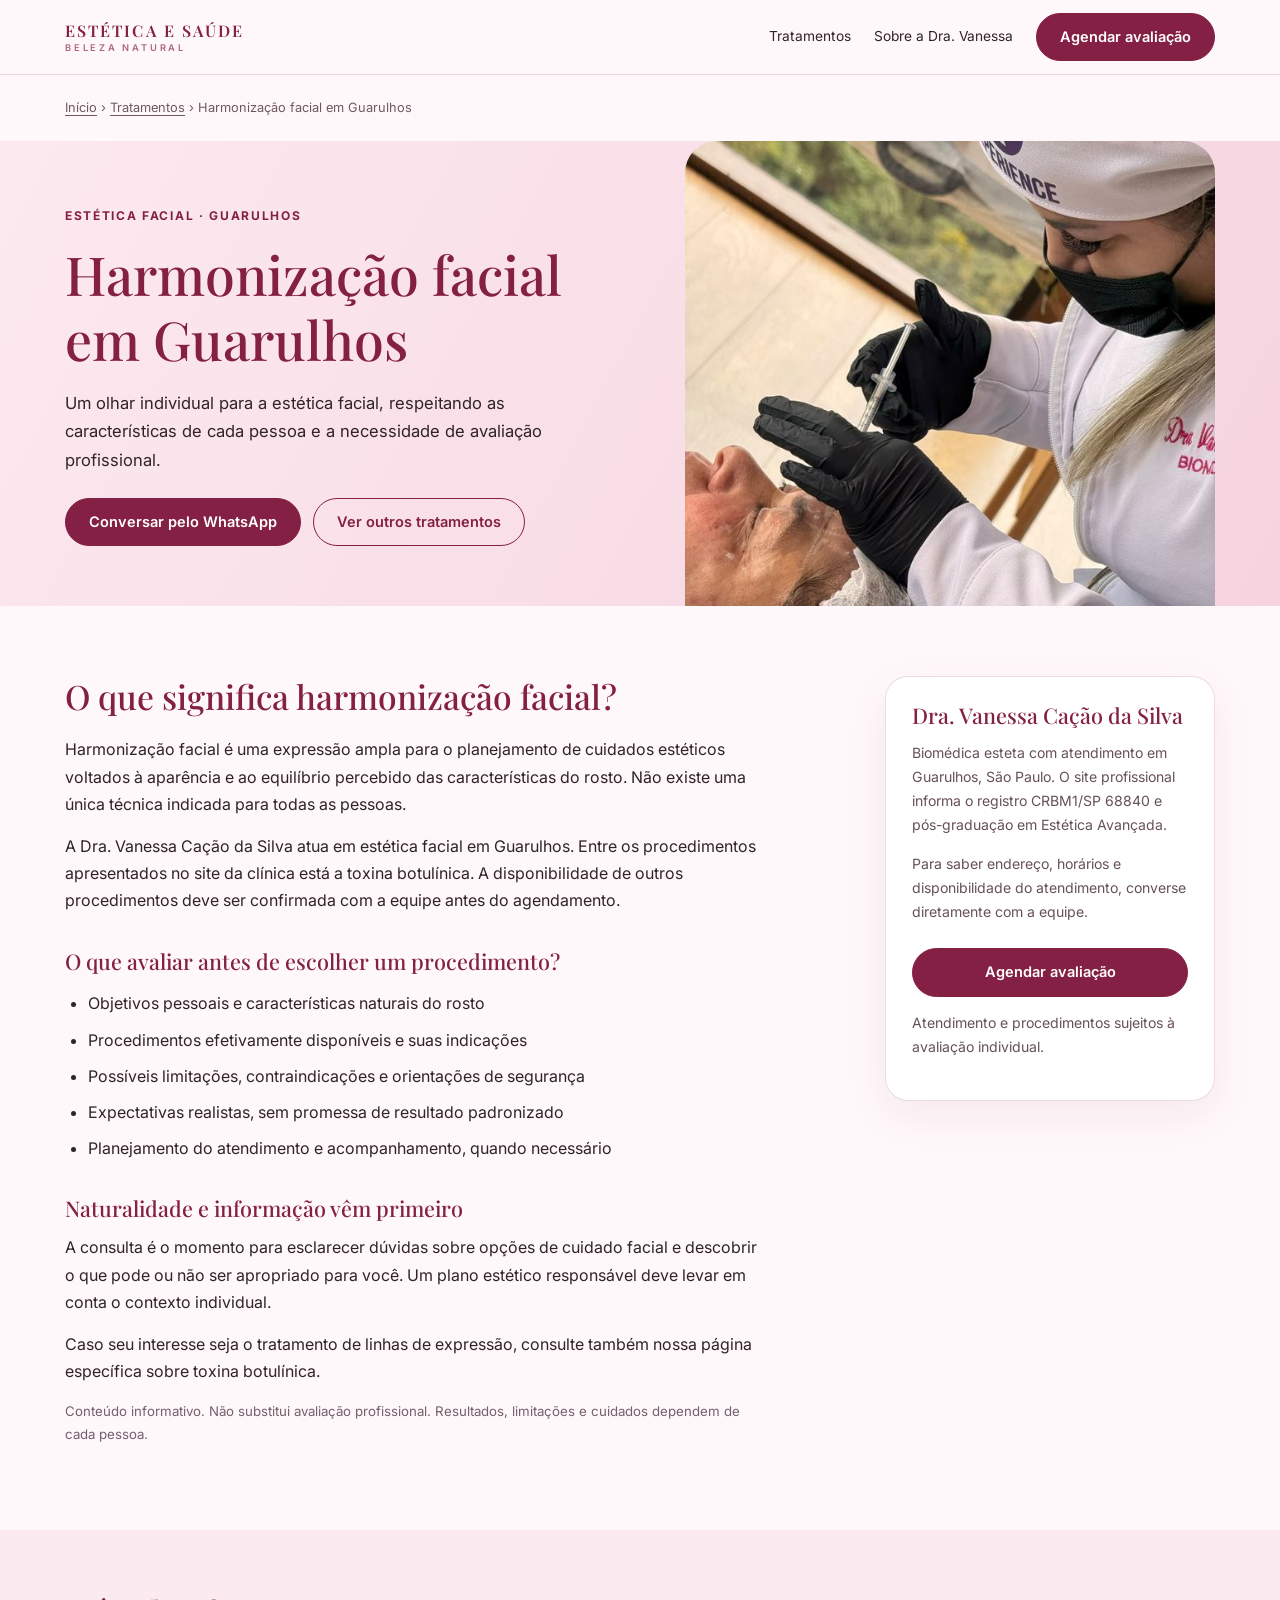
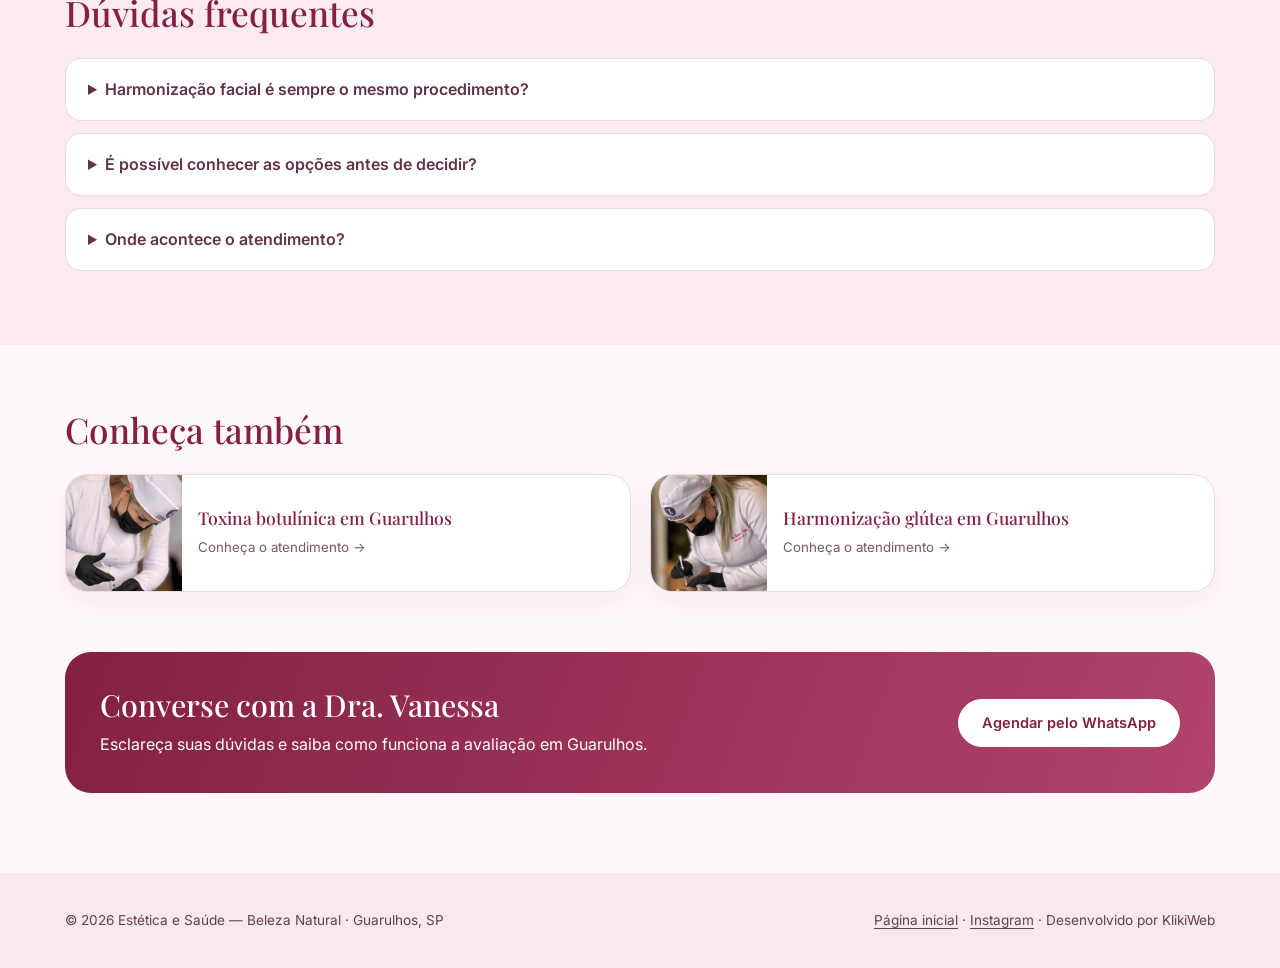
<file: harmonizacao-facial-guarulhos.html>
<!doctype html>
<html lang="pt-BR"><head>
<meta charset="utf-8"><meta name="viewport" content="width=device-width, initial-scale=1, viewport-fit=cover">
<title>Harmonização facial em Guarulhos | Dra. Vanessa</title>
<meta name="description" content="Saiba como funciona a avaliação para harmonização facial com a Dra. Vanessa, biomédica esteta em Guarulhos. Conheça os cuidados disponíveis.">
<meta name="robots" content="index, follow, max-image-preview:large">
<link rel="canonical" href="https://dravanessacacao.vercel.app/harmonizacao-facial-guarulhos.html">
<meta name="theme-color" content="#842044">
<meta property="og:locale" content="pt_BR"><meta property="og:site_name" content="Estética e Saúde — Beleza Natural"><meta property="og:type" content="article">
<meta property="og:title" content="Harmonização facial em Guarulhos | Dra. Vanessa"><meta property="og:description" content="Saiba como funciona a avaliação para harmonização facial com a Dra. Vanessa, biomédica esteta em Guarulhos. Conheça os cuidados disponíveis.">
<meta property="og:url" content="https://dravanessacacao.vercel.app/harmonizacao-facial-guarulhos.html"><meta property="og:image" content="https://dravanessacacao.vercel.app/og-image.jpg">
<meta name="twitter:card" content="summary_large_image"><meta name="twitter:title" content="Harmonização facial em Guarulhos | Dra. Vanessa"><meta name="twitter:description" content="Saiba como funciona a avaliação para harmonização facial com a Dra. Vanessa, biomédica esteta em Guarulhos. Conheça os cuidados disponíveis."><meta name="twitter:image" content="https://dravanessacacao.vercel.app/og-image.jpg">
<link rel="icon" href="/favicon.ico" sizes="any"><link rel="icon" type="image/png" sizes="32x32" href="/favicon-32x32.png"><link rel="apple-touch-icon" sizes="180x180" href="/apple-touch-icon.png">
<link rel="preconnect" href="https://fonts.googleapis.com"><link rel="preconnect" href="https://fonts.gstatic.com" crossorigin>
<link href="https://fonts.googleapis.com/css2?family=Inter:wght@400;500;600;700&family=Playfair+Display:wght@400;500;600&display=swap" rel="stylesheet">
<link rel="stylesheet" href="/paginas-servicos.css">
<script type="application/ld+json">{"@context":"https://schema.org","@graph":[{"@type":"WebPage","@id":"https://dravanessacacao.vercel.app/harmonizacao-facial-guarulhos.html#webpage","url":"https://dravanessacacao.vercel.app/harmonizacao-facial-guarulhos.html","name":"Harmonização facial em Guarulhos | Dra. Vanessa","description":"Saiba como funciona a avaliação para harmonização facial com a Dra. Vanessa, biomédica esteta em Guarulhos. Conheça os cuidados disponíveis.","inLanguage":"pt-BR","isPartOf":{"@id":"https://dravanessacacao.vercel.app/#website"},"about":{"@id":"https://dravanessacacao.vercel.app/#clinica"}},{"@type":"BreadcrumbList","itemListElement":[{"@type":"ListItem","position":1,"name":"Início","item":"https://dravanessacacao.vercel.app/"},{"@type":"ListItem","position":2,"name":"Tratamentos","item":"https://dravanessacacao.vercel.app/#tratamentos"},{"@type":"ListItem","position":3,"name":"Harmonização facial em Guarulhos","item":"https://dravanessacacao.vercel.app/harmonizacao-facial-guarulhos.html"}]}]}</script>
</head><body>
<header class="topnav"><div class="container navinner"><a class="brand" href="/">ESTÉTICA E SAÚDE<small>BELEZA NATURAL</small></a><nav class="navlinks" aria-label="Navegação principal"><a class="hide-mobile" href="/#tratamentos">Tratamentos</a><a class="hide-mobile" href="/#sobre">Sobre a Dra. Vanessa</a><a class="btn" href="https://wa.me/message/TGUZO6PTKN33A1" target="_blank" rel="noopener">Agendar avaliação</a></nav></div></header>
<div class="container crumbs" aria-label="Você está aqui"><a href="/">Início</a> &rsaquo; <a href="/#tratamentos">Tratamentos</a> &rsaquo; Harmonização facial em Guarulhos</div>
<main>
<section class="hero"><div class="container hero-grid"><div class="hero-copy"><span class="eyebrow">ESTÉTICA FACIAL · GUARULHOS</span><h1>Harmonização facial em Guarulhos</h1><p>Um olhar individual para a estética facial, respeitando as características de cada pessoa e a necessidade de avaliação profissional.</p><div class="cta"><a href="https://wa.me/message/TGUZO6PTKN33A1" target="_blank" rel="noopener" class="btn">Conversar pelo WhatsApp</a><a href="/#tratamentos" class="btn secondary">Ver outros tratamentos</a></div></div><img class="hero-img" src="/assets/p3.jpg" width="600" height="465" alt="Dra. Vanessa durante atendimento de estética facial"></div></section>
<section class="lead"><div class="container content-grid"><article class="prose"><h2>O que significa harmonização facial?</h2><p>Harmonização facial é uma expressão ampla para o planejamento de cuidados estéticos voltados à aparência e ao equilíbrio percebido das características do rosto. Não existe uma única técnica indicada para todas as pessoas.</p><p>A Dra. Vanessa Cação da Silva atua em estética facial em Guarulhos. Entre os procedimentos apresentados no site da clínica está a toxina botulínica. A disponibilidade de outros procedimentos deve ser confirmada com a equipe antes do agendamento.</p>
<h3>O que avaliar antes de escolher um procedimento?</h3><ul><li>Objetivos pessoais e características naturais do rosto</li><li>Procedimentos efetivamente disponíveis e suas indicações</li><li>Possíveis limitações, contraindicações e orientações de segurança</li><li>Expectativas realistas, sem promessa de resultado padronizado</li><li>Planejamento do atendimento e acompanhamento, quando necessário</li></ul>
<h3 id="avaliacao">Naturalidade e informação vêm primeiro</h3><p>A consulta é o momento para esclarecer dúvidas sobre opções de cuidado facial e descobrir o que pode ou não ser apropriado para você. Um plano estético responsável deve levar em conta o contexto individual.</p><p>Caso seu interesse seja o tratamento de linhas de expressão, consulte também nossa página específica sobre toxina botulínica.</p>
<p class="note">Conteúdo informativo. Não substitui avaliação profissional. Resultados, limitações e cuidados dependem de cada pessoa.</p></article>
<aside class="sidebar"><h3>Dra. Vanessa Cação da Silva</h3><p>Biomédica esteta com atendimento em Guarulhos, São Paulo. O site profissional informa o registro CRBM1/SP 68840 e pós-graduação em Estética Avançada.</p><p>Para saber endereço, horários e disponibilidade do atendimento, converse diretamente com a equipe.</p><a class="btn" href="https://wa.me/message/TGUZO6PTKN33A1" target="_blank" rel="noopener">Agendar avaliação</a><p>Atendimento e procedimentos sujeitos à avaliação individual.</p></aside></div></section>
<section class="soft"><div class="container"><h2 class="section-title">Dúvidas frequentes</h2><details class="accordion"><summary>Harmonização facial é sempre o mesmo procedimento?</summary><p>Não. É um termo abrangente e as técnicas disponíveis variam. Consulte a clínica para confirmar quais procedimentos são oferecidos.</p></details><details class="accordion"><summary>É possível conhecer as opções antes de decidir?</summary><p>Sim. Entre em contato para saber como funciona a avaliação e quais informações você deve apresentar.</p></details><details class="accordion"><summary>Onde acontece o atendimento?</summary><p>O site informa atendimento em Guarulhos, SP. Solicite o endereço e a disponibilidade pelo WhatsApp.</p></details></div></section>
<section class="container" style="padding:64px 0 20px"><h2 class="section-title">Conheça também</h2><div class="related-grid"><a class="related" href="toxina-botulinica-guarulhos.html"><img src="assets/p1.jpg" alt="" loading="lazy" width="116" height="116"><div><h3>Toxina botulínica em Guarulhos</h3><small>Conheça o atendimento →</small></div></a><a class="related" href="harmonizacao-glutea-guarulhos.html"><img src="assets/p2.jpg" alt="" loading="lazy" width="116" height="116"><div><h3>Harmonização glútea em Guarulhos</h3><small>Conheça o atendimento →</small></div></a></div><div class="callout"><div><h2>Converse com a Dra. Vanessa</h2><p>Esclareça suas dúvidas e saiba como funciona a avaliação em Guarulhos.</p></div><a href="https://wa.me/message/TGUZO6PTKN33A1" target="_blank" rel="noopener" class="btn">Agendar pelo WhatsApp</a></div></section>
</main><footer class="footer"><div class="container foot-flex"><span>© 2026 Estética e Saúde — Beleza Natural · Guarulhos, SP</span><span><a href="/">Página inicial</a> · <a href="https://www.instagram.com/esteticaesaudebelezanatural/" target="_blank" rel="noopener">Instagram</a> · Desenvolvido por KlikiWeb</span></div></footer>
</body></html>
</file>
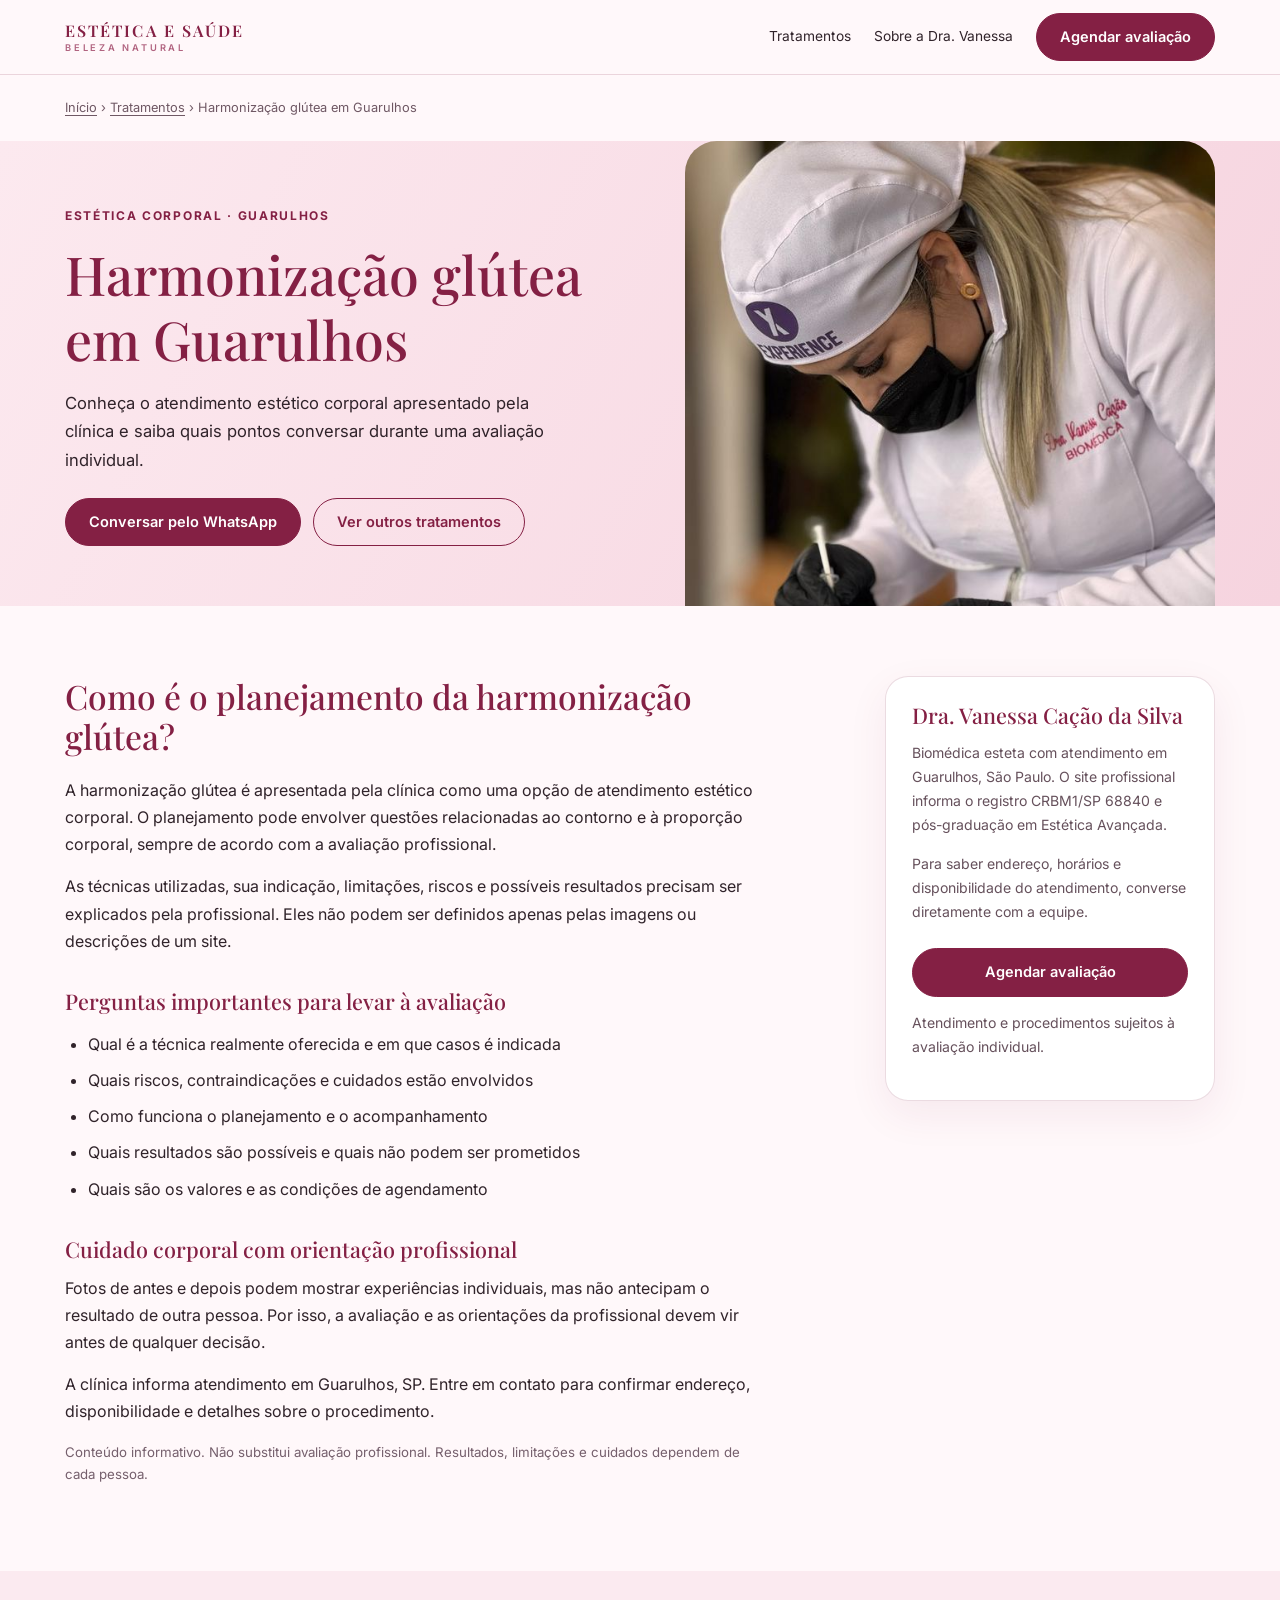
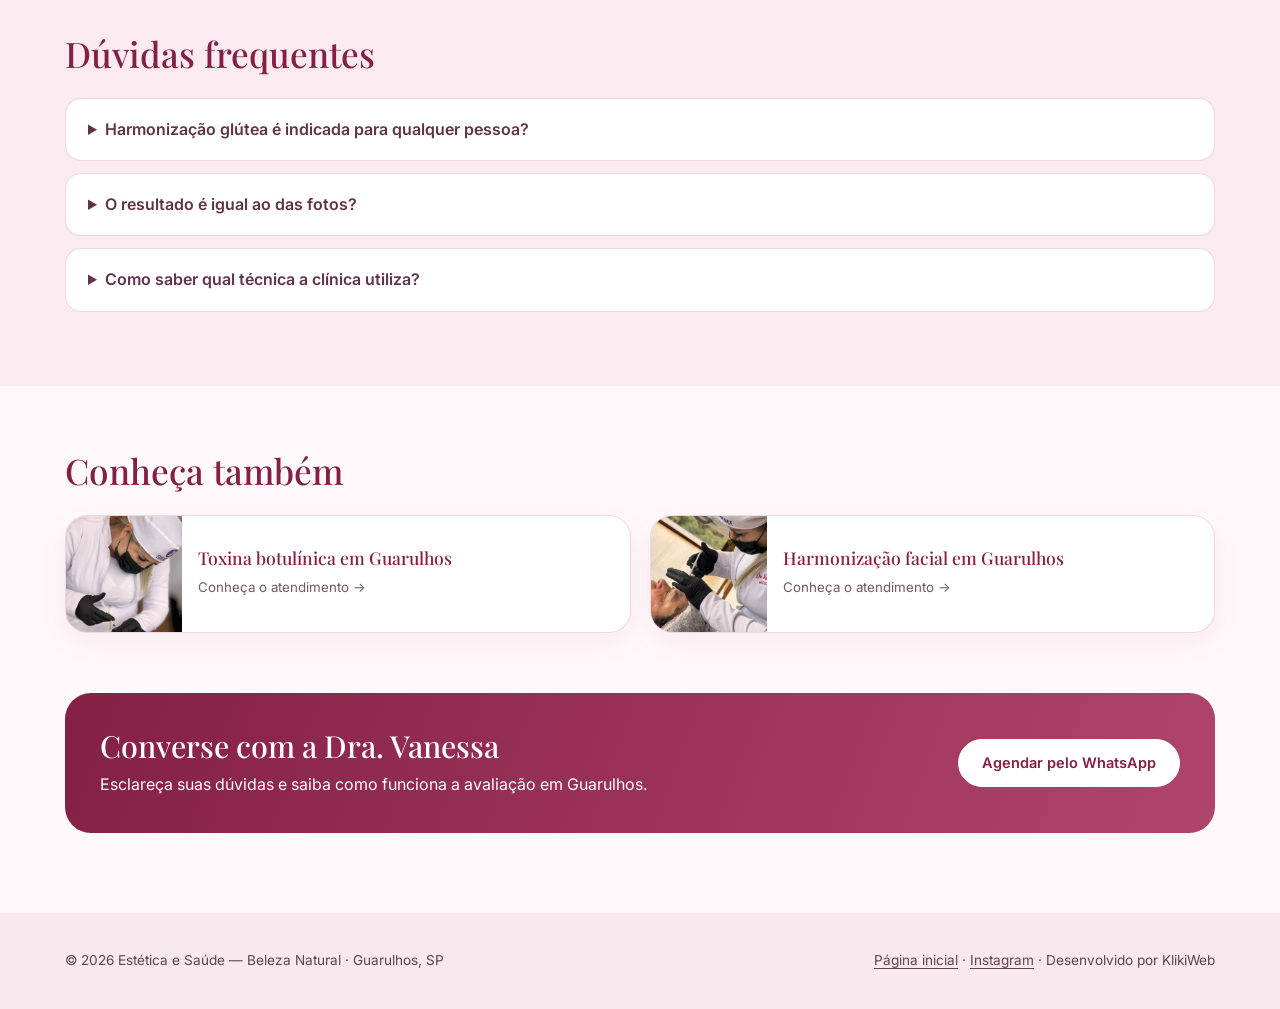
<file: harmonizacao-glutea-guarulhos.html>
<!doctype html>
<html lang="pt-BR"><head>
<meta charset="utf-8"><meta name="viewport" content="width=device-width, initial-scale=1, viewport-fit=cover">
<title>Harmonização glútea em Guarulhos | Dra. Vanessa</title>
<meta name="description" content="Informações sobre avaliação para harmonização glútea em Guarulhos com a Dra. Vanessa. Conheça o atendimento e esclareça suas dúvidas.">
<meta name="robots" content="index, follow, max-image-preview:large">
<link rel="canonical" href="https://dravanessacacao.vercel.app/harmonizacao-glutea-guarulhos.html">
<meta name="theme-color" content="#842044">
<meta property="og:locale" content="pt_BR"><meta property="og:site_name" content="Estética e Saúde — Beleza Natural"><meta property="og:type" content="article">
<meta property="og:title" content="Harmonização glútea em Guarulhos | Dra. Vanessa"><meta property="og:description" content="Informações sobre avaliação para harmonização glútea em Guarulhos com a Dra. Vanessa. Conheça o atendimento e esclareça suas dúvidas.">
<meta property="og:url" content="https://dravanessacacao.vercel.app/harmonizacao-glutea-guarulhos.html"><meta property="og:image" content="https://dravanessacacao.vercel.app/og-image.jpg">
<meta name="twitter:card" content="summary_large_image"><meta name="twitter:title" content="Harmonização glútea em Guarulhos | Dra. Vanessa"><meta name="twitter:description" content="Informações sobre avaliação para harmonização glútea em Guarulhos com a Dra. Vanessa. Conheça o atendimento e esclareça suas dúvidas."><meta name="twitter:image" content="https://dravanessacacao.vercel.app/og-image.jpg">
<link rel="icon" href="/favicon.ico" sizes="any"><link rel="icon" type="image/png" sizes="32x32" href="/favicon-32x32.png"><link rel="apple-touch-icon" sizes="180x180" href="/apple-touch-icon.png">
<link rel="preconnect" href="https://fonts.googleapis.com"><link rel="preconnect" href="https://fonts.gstatic.com" crossorigin>
<link href="https://fonts.googleapis.com/css2?family=Inter:wght@400;500;600;700&family=Playfair+Display:wght@400;500;600&display=swap" rel="stylesheet">
<link rel="stylesheet" href="/paginas-servicos.css">
<script type="application/ld+json">{"@context":"https://schema.org","@graph":[{"@type":"WebPage","@id":"https://dravanessacacao.vercel.app/harmonizacao-glutea-guarulhos.html#webpage","url":"https://dravanessacacao.vercel.app/harmonizacao-glutea-guarulhos.html","name":"Harmonização glútea em Guarulhos | Dra. Vanessa","description":"Informações sobre avaliação para harmonização glútea em Guarulhos com a Dra. Vanessa. Conheça o atendimento e esclareça suas dúvidas.","inLanguage":"pt-BR","isPartOf":{"@id":"https://dravanessacacao.vercel.app/#website"},"about":{"@id":"https://dravanessacacao.vercel.app/#clinica"}},{"@type":"BreadcrumbList","itemListElement":[{"@type":"ListItem","position":1,"name":"Início","item":"https://dravanessacacao.vercel.app/"},{"@type":"ListItem","position":2,"name":"Tratamentos","item":"https://dravanessacacao.vercel.app/#tratamentos"},{"@type":"ListItem","position":3,"name":"Harmonização glútea em Guarulhos","item":"https://dravanessacacao.vercel.app/harmonizacao-glutea-guarulhos.html"}]},{"@type":"Service","@id":"https://dravanessacacao.vercel.app/harmonizacao-glutea-guarulhos.html#servico","name":"Harmonização glútea","serviceType":"Tratamento estético","provider":{"@id":"https://dravanessacacao.vercel.app/#clinica"},"areaServed":{"@type":"City","name":"Guarulhos"},"url":"https://dravanessacacao.vercel.app/harmonizacao-glutea-guarulhos.html"}]}</script>
</head><body>
<header class="topnav"><div class="container navinner"><a class="brand" href="/">ESTÉTICA E SAÚDE<small>BELEZA NATURAL</small></a><nav class="navlinks" aria-label="Navegação principal"><a class="hide-mobile" href="/#tratamentos">Tratamentos</a><a class="hide-mobile" href="/#sobre">Sobre a Dra. Vanessa</a><a class="btn" href="https://wa.me/message/TGUZO6PTKN33A1" target="_blank" rel="noopener">Agendar avaliação</a></nav></div></header>
<div class="container crumbs" aria-label="Você está aqui"><a href="/">Início</a> &rsaquo; <a href="/#tratamentos">Tratamentos</a> &rsaquo; Harmonização glútea em Guarulhos</div>
<main>
<section class="hero"><div class="container hero-grid"><div class="hero-copy"><span class="eyebrow">ESTÉTICA CORPORAL · GUARULHOS</span><h1>Harmonização glútea em Guarulhos</h1><p>Conheça o atendimento estético corporal apresentado pela clínica e saiba quais pontos conversar durante uma avaliação individual.</p><div class="cta"><a href="https://wa.me/message/TGUZO6PTKN33A1" target="_blank" rel="noopener" class="btn">Conversar pelo WhatsApp</a><a href="/#tratamentos" class="btn secondary">Ver outros tratamentos</a></div></div><img class="hero-img" src="/assets/p2.jpg" width="600" height="465" alt="Atendimento de estética corporal realizado na clínica da Dra. Vanessa"></div></section>
<section class="lead"><div class="container content-grid"><article class="prose"><h2>Como é o planejamento da harmonização glútea?</h2><p>A harmonização glútea é apresentada pela clínica como uma opção de atendimento estético corporal. O planejamento pode envolver questões relacionadas ao contorno e à proporção corporal, sempre de acordo com a avaliação profissional.</p><p>As técnicas utilizadas, sua indicação, limitações, riscos e possíveis resultados precisam ser explicados pela profissional. Eles não podem ser definidos apenas pelas imagens ou descrições de um site.</p>
<h3>Perguntas importantes para levar à avaliação</h3><ul><li>Qual é a técnica realmente oferecida e em que casos é indicada</li><li>Quais riscos, contraindicações e cuidados estão envolvidos</li><li>Como funciona o planejamento e o acompanhamento</li><li>Quais resultados são possíveis e quais não podem ser prometidos</li><li>Quais são os valores e as condições de agendamento</li></ul>
<h3 id="avaliacao">Cuidado corporal com orientação profissional</h3><p>Fotos de antes e depois podem mostrar experiências individuais, mas não antecipam o resultado de outra pessoa. Por isso, a avaliação e as orientações da profissional devem vir antes de qualquer decisão.</p><p>A clínica informa atendimento em Guarulhos, SP. Entre em contato para confirmar endereço, disponibilidade e detalhes sobre o procedimento.</p>
<p class="note">Conteúdo informativo. Não substitui avaliação profissional. Resultados, limitações e cuidados dependem de cada pessoa.</p></article>
<aside class="sidebar"><h3>Dra. Vanessa Cação da Silva</h3><p>Biomédica esteta com atendimento em Guarulhos, São Paulo. O site profissional informa o registro CRBM1/SP 68840 e pós-graduação em Estética Avançada.</p><p>Para saber endereço, horários e disponibilidade do atendimento, converse diretamente com a equipe.</p><a class="btn" href="https://wa.me/message/TGUZO6PTKN33A1" target="_blank" rel="noopener">Agendar avaliação</a><p>Atendimento e procedimentos sujeitos à avaliação individual.</p></aside></div></section>
<section class="soft"><div class="container"><h2 class="section-title">Dúvidas frequentes</h2><details class="accordion"><summary>Harmonização glútea é indicada para qualquer pessoa?</summary><p>Não. A indicação depende de avaliação profissional e das condições individuais de saúde.</p></details><details class="accordion"><summary>O resultado é igual ao das fotos?</summary><p>Não necessariamente. Resultados variam entre pessoas e fotos não representam uma garantia.</p></details><details class="accordion"><summary>Como saber qual técnica a clínica utiliza?</summary><p>Solicite essa informação diretamente à equipe e esclareça as orientações, contraindicações e cuidados na avaliação.</p></details></div></section>
<section class="container" style="padding:64px 0 20px"><h2 class="section-title">Conheça também</h2><div class="related-grid"><a class="related" href="toxina-botulinica-guarulhos.html"><img src="assets/p1.jpg" alt="" loading="lazy" width="116" height="116"><div><h3>Toxina botulínica em Guarulhos</h3><small>Conheça o atendimento →</small></div></a><a class="related" href="harmonizacao-facial-guarulhos.html"><img src="assets/p3.jpg" alt="" loading="lazy" width="116" height="116"><div><h3>Harmonização facial em Guarulhos</h3><small>Conheça o atendimento →</small></div></a></div><div class="callout"><div><h2>Converse com a Dra. Vanessa</h2><p>Esclareça suas dúvidas e saiba como funciona a avaliação em Guarulhos.</p></div><a href="https://wa.me/message/TGUZO6PTKN33A1" target="_blank" rel="noopener" class="btn">Agendar pelo WhatsApp</a></div></section>
</main><footer class="footer"><div class="container foot-flex"><span>© 2026 Estética e Saúde — Beleza Natural · Guarulhos, SP</span><span><a href="/">Página inicial</a> · <a href="https://www.instagram.com/esteticaesaudebelezanatural/" target="_blank" rel="noopener">Instagram</a> · Desenvolvido por KlikiWeb</span></div></footer>
</body></html>
</file>
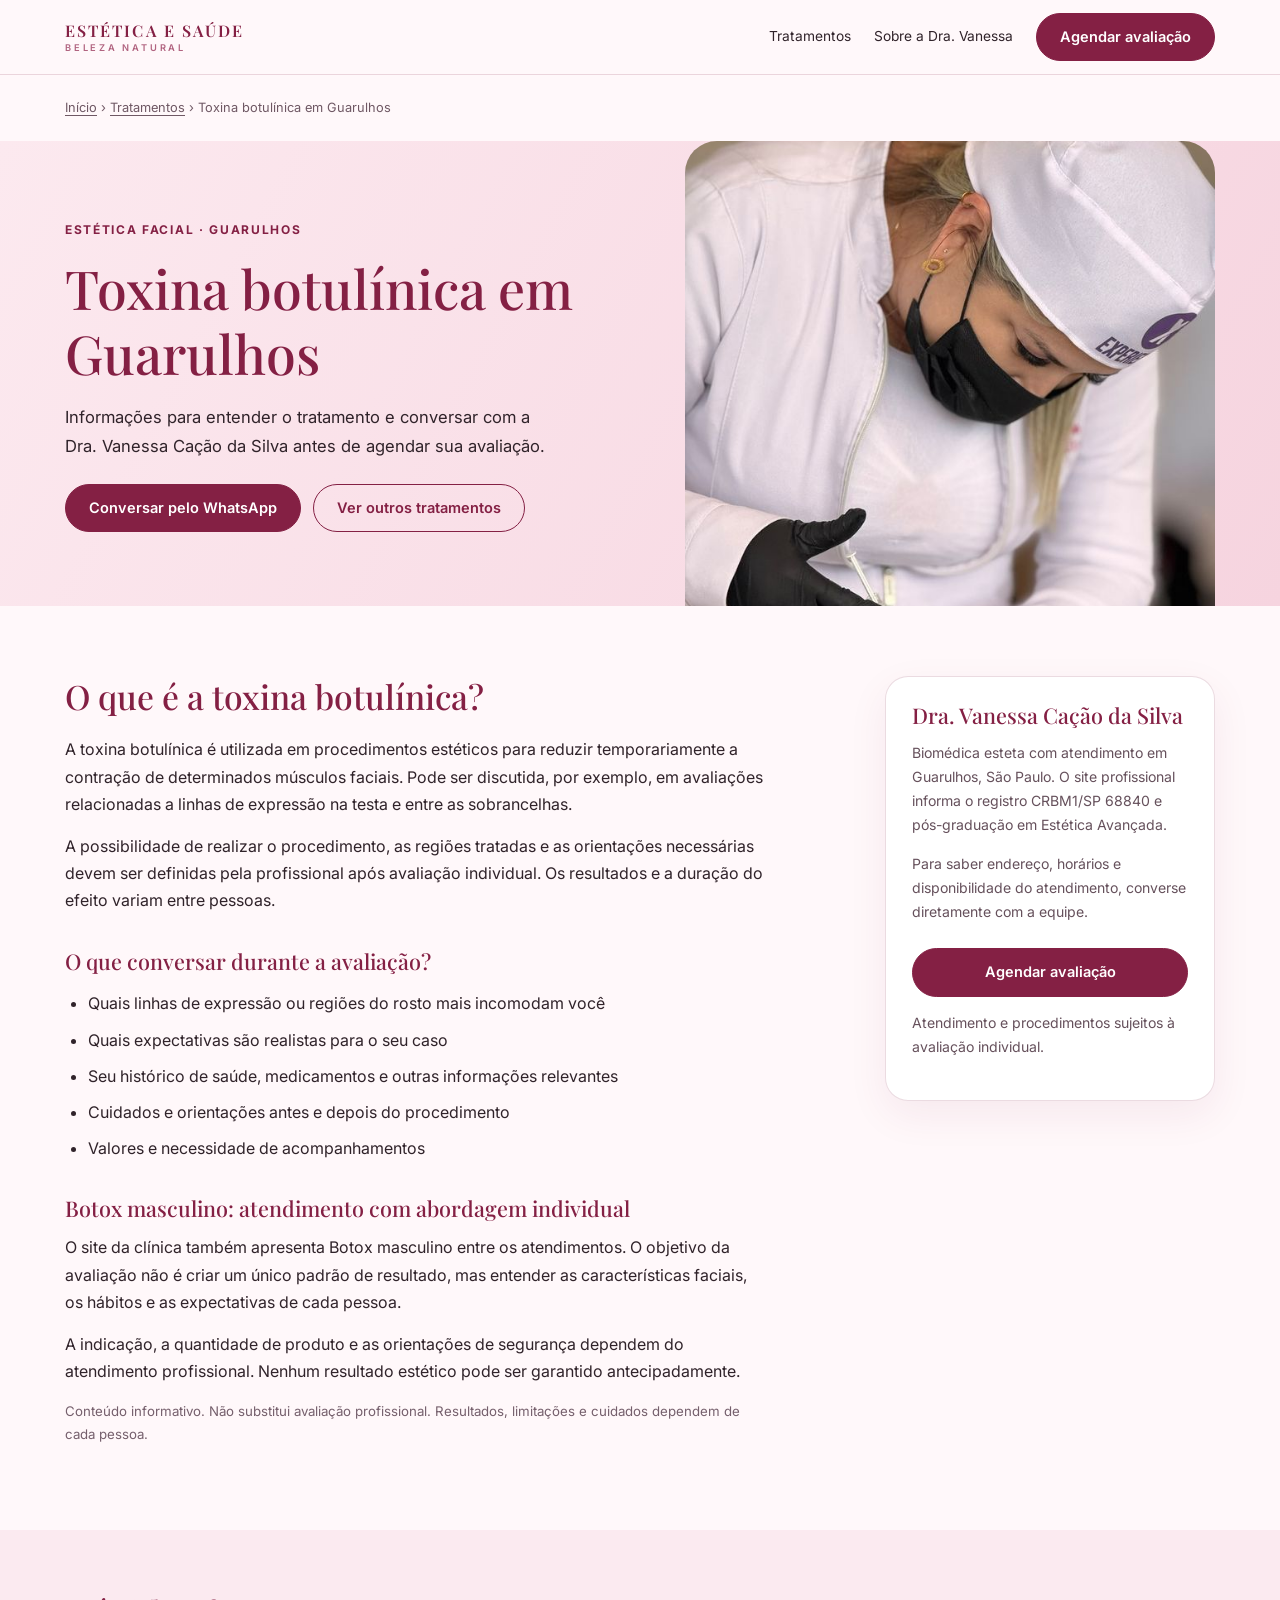
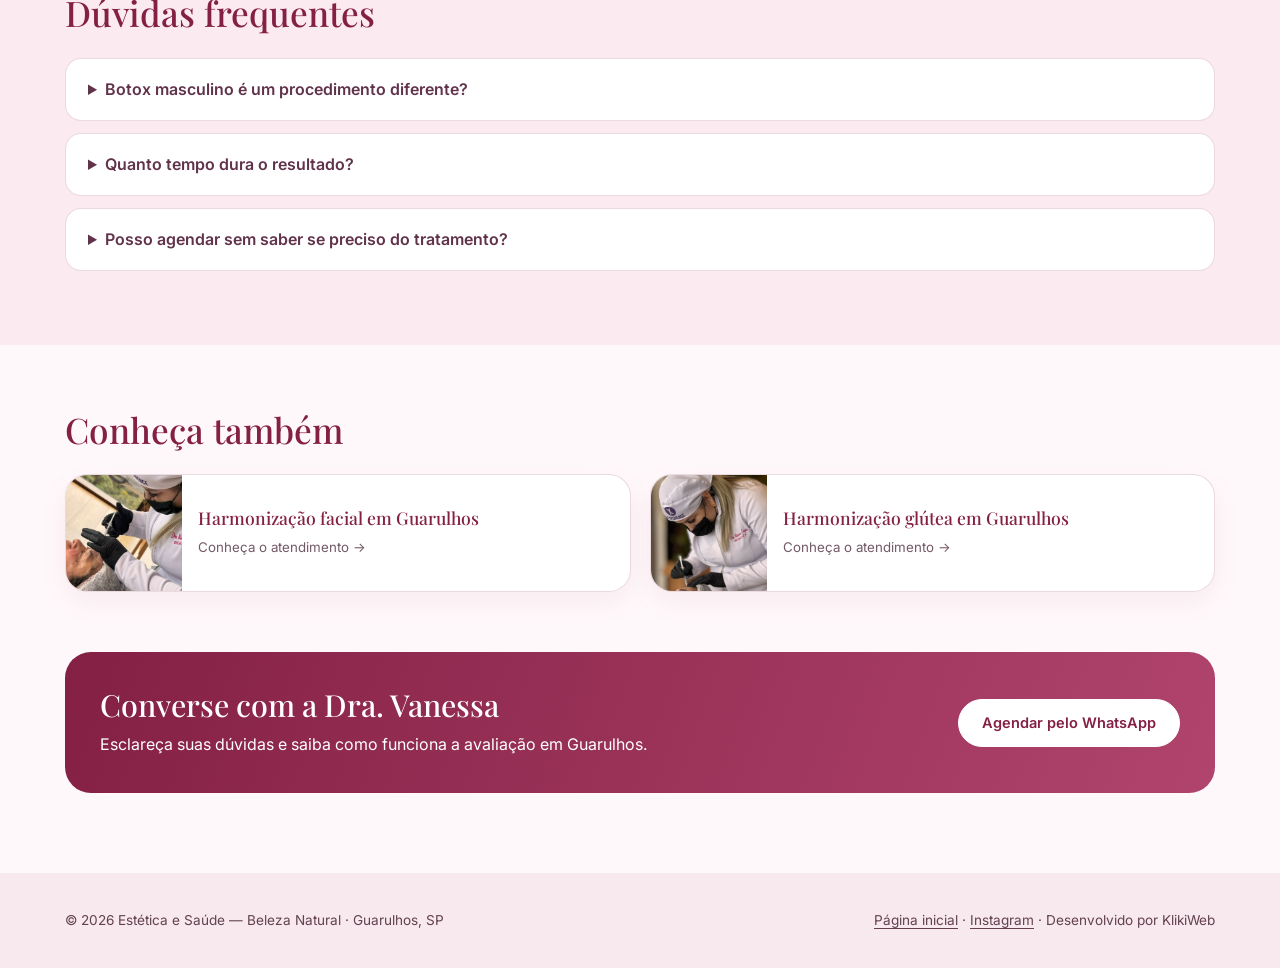
<file: toxina-botulinica-guarulhos.html>
<!doctype html>
<html lang="pt-BR"><head>
<meta charset="utf-8"><meta name="viewport" content="width=device-width, initial-scale=1, viewport-fit=cover">
<title>Toxina botulínica em Guarulhos | Dra. Vanessa</title>
<meta name="description" content="Conheça informações sobre toxina botulínica em Guarulhos com a Dra. Vanessa Cação da Silva. Tire dúvidas e agende uma avaliação individual.">
<meta name="robots" content="index, follow, max-image-preview:large">
<link rel="canonical" href="https://dravanessacacao.vercel.app/toxina-botulinica-guarulhos.html">
<meta name="theme-color" content="#842044">
<meta property="og:locale" content="pt_BR"><meta property="og:site_name" content="Estética e Saúde — Beleza Natural"><meta property="og:type" content="article">
<meta property="og:title" content="Toxina botulínica em Guarulhos | Dra. Vanessa"><meta property="og:description" content="Conheça informações sobre toxina botulínica em Guarulhos com a Dra. Vanessa Cação da Silva. Tire dúvidas e agende uma avaliação individual.">
<meta property="og:url" content="https://dravanessacacao.vercel.app/toxina-botulinica-guarulhos.html"><meta property="og:image" content="https://dravanessacacao.vercel.app/og-image.jpg">
<meta name="twitter:card" content="summary_large_image"><meta name="twitter:title" content="Toxina botulínica em Guarulhos | Dra. Vanessa"><meta name="twitter:description" content="Conheça informações sobre toxina botulínica em Guarulhos com a Dra. Vanessa Cação da Silva. Tire dúvidas e agende uma avaliação individual."><meta name="twitter:image" content="https://dravanessacacao.vercel.app/og-image.jpg">
<link rel="icon" href="/favicon.ico" sizes="any"><link rel="icon" type="image/png" sizes="32x32" href="/favicon-32x32.png"><link rel="apple-touch-icon" sizes="180x180" href="/apple-touch-icon.png">
<link rel="preconnect" href="https://fonts.googleapis.com"><link rel="preconnect" href="https://fonts.gstatic.com" crossorigin>
<link href="https://fonts.googleapis.com/css2?family=Inter:wght@400;500;600;700&family=Playfair+Display:wght@400;500;600&display=swap" rel="stylesheet">
<link rel="stylesheet" href="/paginas-servicos.css">
<script type="application/ld+json">{"@context":"https://schema.org","@graph":[{"@type":"WebPage","@id":"https://dravanessacacao.vercel.app/toxina-botulinica-guarulhos.html#webpage","url":"https://dravanessacacao.vercel.app/toxina-botulinica-guarulhos.html","name":"Toxina botulínica em Guarulhos | Dra. Vanessa","description":"Conheça informações sobre toxina botulínica em Guarulhos com a Dra. Vanessa Cação da Silva. Tire dúvidas e agende uma avaliação individual.","inLanguage":"pt-BR","isPartOf":{"@id":"https://dravanessacacao.vercel.app/#website"},"about":{"@id":"https://dravanessacacao.vercel.app/#clinica"}},{"@type":"BreadcrumbList","itemListElement":[{"@type":"ListItem","position":1,"name":"Início","item":"https://dravanessacacao.vercel.app/"},{"@type":"ListItem","position":2,"name":"Tratamentos","item":"https://dravanessacacao.vercel.app/#tratamentos"},{"@type":"ListItem","position":3,"name":"Toxina botulínica em Guarulhos","item":"https://dravanessacacao.vercel.app/toxina-botulinica-guarulhos.html"}]},{"@type":"Service","@id":"https://dravanessacacao.vercel.app/toxina-botulinica-guarulhos.html#servico","name":"Toxina botulínica","serviceType":"Tratamento estético","provider":{"@id":"https://dravanessacacao.vercel.app/#clinica"},"areaServed":{"@type":"City","name":"Guarulhos"},"url":"https://dravanessacacao.vercel.app/toxina-botulinica-guarulhos.html"}]}</script>
</head><body>
<header class="topnav"><div class="container navinner"><a class="brand" href="/">ESTÉTICA E SAÚDE<small>BELEZA NATURAL</small></a><nav class="navlinks" aria-label="Navegação principal"><a class="hide-mobile" href="/#tratamentos">Tratamentos</a><a class="hide-mobile" href="/#sobre">Sobre a Dra. Vanessa</a><a class="btn" href="https://wa.me/message/TGUZO6PTKN33A1" target="_blank" rel="noopener">Agendar avaliação</a></nav></div></header>
<div class="container crumbs" aria-label="Você está aqui"><a href="/">Início</a> &rsaquo; <a href="/#tratamentos">Tratamentos</a> &rsaquo; Toxina botulínica em Guarulhos</div>
<main>
<section class="hero"><div class="container hero-grid"><div class="hero-copy"><span class="eyebrow">ESTÉTICA FACIAL · GUARULHOS</span><h1>Toxina botulínica em Guarulhos</h1><p>Informações para entender o tratamento e conversar com a Dra. Vanessa Cação da Silva antes de agendar sua avaliação.</p><div class="cta"><a href="https://wa.me/message/TGUZO6PTKN33A1" target="_blank" rel="noopener" class="btn">Conversar pelo WhatsApp</a><a href="/#tratamentos" class="btn secondary">Ver outros tratamentos</a></div></div><img class="hero-img" src="/assets/p1.jpg" width="600" height="465" alt="Atendimento estético facial realizado pela Dra. Vanessa"></div></section>
<section class="lead"><div class="container content-grid"><article class="prose"><h2>O que é a toxina botulínica?</h2><p>A toxina botulínica é utilizada em procedimentos estéticos para reduzir temporariamente a contração de determinados músculos faciais. Pode ser discutida, por exemplo, em avaliações relacionadas a linhas de expressão na testa e entre as sobrancelhas.</p><p>A possibilidade de realizar o procedimento, as regiões tratadas e as orientações necessárias devem ser definidas pela profissional após avaliação individual. Os resultados e a duração do efeito variam entre pessoas.</p>
<h3>O que conversar durante a avaliação?</h3><ul><li>Quais linhas de expressão ou regiões do rosto mais incomodam você</li><li>Quais expectativas são realistas para o seu caso</li><li>Seu histórico de saúde, medicamentos e outras informações relevantes</li><li>Cuidados e orientações antes e depois do procedimento</li><li>Valores e necessidade de acompanhamentos</li></ul>
<h3 id="botox-masculino">Botox masculino: atendimento com abordagem individual</h3><p>O site da clínica também apresenta Botox masculino entre os atendimentos. O objetivo da avaliação não é criar um único padrão de resultado, mas entender as características faciais, os hábitos e as expectativas de cada pessoa.</p><p>A indicação, a quantidade de produto e as orientações de segurança dependem do atendimento profissional. Nenhum resultado estético pode ser garantido antecipadamente.</p>
<p class="note">Conteúdo informativo. Não substitui avaliação profissional. Resultados, limitações e cuidados dependem de cada pessoa.</p></article>
<aside class="sidebar"><h3>Dra. Vanessa Cação da Silva</h3><p>Biomédica esteta com atendimento em Guarulhos, São Paulo. O site profissional informa o registro CRBM1/SP 68840 e pós-graduação em Estética Avançada.</p><p>Para saber endereço, horários e disponibilidade do atendimento, converse diretamente com a equipe.</p><a class="btn" href="https://wa.me/message/TGUZO6PTKN33A1" target="_blank" rel="noopener">Agendar avaliação</a><p>Atendimento e procedimentos sujeitos à avaliação individual.</p></aside></div></section>
<section class="soft"><div class="container"><h2 class="section-title">Dúvidas frequentes</h2><details class="accordion"><summary>Botox masculino é um procedimento diferente?</summary><p>O termo costuma se referir à aplicação de toxina botulínica em pacientes homens. O planejamento é individualizado, considerando necessidades e características faciais.</p></details><details class="accordion"><summary>Quanto tempo dura o resultado?</summary><p>A duração varia de pessoa para pessoa e depende de fatores individuais. A equipe poderá explicar o acompanhamento durante a avaliação.</p></details><details class="accordion"><summary>Posso agendar sem saber se preciso do tratamento?</summary><p>Sim. O objetivo da avaliação é conversar sobre suas dúvidas e verificar se existe indicação para seu caso.</p></details></div></section>
<section class="container" style="padding:64px 0 20px"><h2 class="section-title">Conheça também</h2><div class="related-grid"><a class="related" href="harmonizacao-facial-guarulhos.html"><img src="assets/p3.jpg" alt="" loading="lazy" width="116" height="116"><div><h3>Harmonização facial em Guarulhos</h3><small>Conheça o atendimento →</small></div></a><a class="related" href="harmonizacao-glutea-guarulhos.html"><img src="assets/p2.jpg" alt="" loading="lazy" width="116" height="116"><div><h3>Harmonização glútea em Guarulhos</h3><small>Conheça o atendimento →</small></div></a></div><div class="callout"><div><h2>Converse com a Dra. Vanessa</h2><p>Esclareça suas dúvidas e saiba como funciona a avaliação em Guarulhos.</p></div><a href="https://wa.me/message/TGUZO6PTKN33A1" target="_blank" rel="noopener" class="btn">Agendar pelo WhatsApp</a></div></section>
</main><footer class="footer"><div class="container foot-flex"><span>© 2026 Estética e Saúde — Beleza Natural · Guarulhos, SP</span><span><a href="/">Página inicial</a> · <a href="https://www.instagram.com/esteticaesaudebelezanatural/" target="_blank" rel="noopener">Instagram</a> · Desenvolvido por KlikiWeb</span></div></footer>
</body></html>
</file>
<file: paginas-servicos.css>
:root{--wine:#842044;--rose:#DB92AB;--blush:#FBE5ED;--bg:#FFF8FA;--text:#30232A;--card:#fff;--line:rgba(132,32,68,.16)}
*{box-sizing:border-box}html{scroll-behavior:smooth}body{margin:0;background:var(--bg);color:var(--text);font-family:Inter,system-ui,sans-serif;line-height:1.7}img{max-width:100%;display:block}a{color:inherit;text-decoration:none}a:focus-visible{outline:3px solid var(--rose);outline-offset:4px}h1,h2,h3{font-family:'Playfair Display',Georgia,serif;color:var(--wine);font-weight:500;line-height:1.2}p{margin:0 0 15px}.container{width:min(1150px,calc(100% - 40px));margin:auto}.btn{display:inline-flex;align-items:center;justify-content:center;border:1px solid var(--wine);border-radius:60px;background:var(--wine);color:white;padding:13px 23px;font-weight:600;line-height:1.4;font-size:.91rem;transition:.2s}.btn:hover{transform:translateY(-2px)}.btn.secondary{background:transparent;color:var(--wine)}.topnav{background:rgba(255,248,250,.94);border-bottom:1px solid var(--line);position:sticky;top:0;z-index:10;backdrop-filter:blur(14px)}.navinner{display:flex;justify-content:space-between;align-items:center;gap:20px;padding:13px 0}.brand{display:grid;gap:0;line-height:1.4;color:var(--wine);letter-spacing:.13em;font-family:'Playfair Display',Georgia,serif;font-weight:600}.brand small{font-family:Inter,sans-serif;font-size:.58rem;letter-spacing:.3em;color:#b16480}.navlinks{display:flex;gap:23px;align-items:center;flex-wrap:wrap}.navlinks>a:not(.btn){font-size:.86rem}.navlinks a:hover{text-decoration:underline}.crumbs{padding:22px 0;color:#6f5864;font-size:.8rem}.crumbs a{text-decoration:underline;text-underline-offset:3px}.hero{background:linear-gradient(118deg,#fce9ef 0%,#f6d4df 100%);overflow:hidden}.hero-grid{display:grid;grid-template-columns:1fr .92fr;align-items:center;min-height:430px;gap:44px}.eyebrow{font-size:.75rem;letter-spacing:.14em;color:var(--wine);font-weight:700}.hero-copy{padding:45px 0}.hero h1{font-size:clamp(2.2rem,4.2vw,3.55rem);margin:14px 0 18px}.hero p{font-size:1.04rem;max-width:48ch}.hero-img{width:100%;height:100%;max-height:465px;object-fit:cover;object-position:center 30%;border-radius:32px 32px 0 0;align-self:end}.cta{display:flex;gap:12px;flex-wrap:wrap;margin-top:24px}.lead{padding:70px 0}.content-grid{display:grid;grid-template-columns:minmax(0,1fr) 330px;gap:48px;align-items:start}.prose{max-width:70ch}.prose h2{font-size:clamp(1.6rem,2.9vw,2.1rem);margin:0 0 20px}.prose h3{font-size:1.35rem;margin:34px 0 12px}.prose li{margin:9px 0}.prose ul{padding-left:23px}.sidebar{border-radius:23px;background:#fff;padding:26px;border:1px solid var(--line);box-shadow:0 14px 40px rgba(132,32,68,.07);position:sticky;top:104px}.sidebar h3{font-size:1.35rem;margin:0 0 12px}.sidebar .btn{width:100%;margin:10px 0 14px}.sidebar p{font-size:.88rem;color:#66515c}.soft{background:#fbeaf0;padding:62px 0}.section-title{font-size:clamp(1.65rem,3.2vw,2.2rem);margin:0 0 23px}.accordion{border-radius:16px;background:white;margin:0 0 12px;border:1px solid var(--line);padding:0 22px}.accordion summary{cursor:pointer;padding:17px 0;font-weight:600;color:#61334a}.accordion p{padding-bottom:19px;font-size:.92rem}.related-grid{display:grid;grid-template-columns:repeat(2,minmax(0,1fr));gap:19px}.related{background:#fff;border:1px solid var(--line);border-radius:22px;display:flex;align-items:center;gap:16px;overflow:hidden;box-shadow:0 10px 29px rgba(132,32,68,.06)}.related img{width:116px;height:116px;object-fit:cover;flex:none}.related div{padding:12px 10px 12px 0}.related h3{font-size:1.1rem;margin:0 0 5px}.related small{color:#735a66}.callout{margin:60px 0;border-radius:26px;padding:35px;background:linear-gradient(110deg,#842044,#b0446c);color:#fff;display:flex;align-items:center;justify-content:space-between;gap:20px}.callout h2{margin:0 0 7px;color:white;font-size:1.9rem}.callout p{margin:0}.callout .btn{background:#fff;color:var(--wine);border-color:white;white-space:nowrap}.note{font-size:.83rem;color:#755f6c}.footer{background:#f7e9ed;padding:36px 0;color:#634151;font-size:.85rem}.foot-flex{display:flex;justify-content:space-between;gap:25px;flex-wrap:wrap}.footer a{text-decoration:underline;text-underline-offset:3px}#botox-masculino{scroll-margin-top:100px}@media(max-width:850px){.hero-grid{grid-template-columns:1fr;gap:5px}.hero-copy{padding:35px 0 5px}.hero-img{height:280px;max-height:none;object-position:center 26%;border-radius:24px 24px 0 0}.content-grid{grid-template-columns:1fr;gap:20px}.sidebar{position:static}.lead{padding:44px 0}.related-grid{grid-template-columns:1fr}.callout{flex-direction:column;align-items:start;margin:35px 0}.navlinks .hide-mobile{display:none}}@media(max-width:520px){.container{width:min(100% - 28px,1150px)}.navinner{gap:10px}.navlinks{gap:10px}.brand{font-size:.79rem}.hero h1{font-size:2.24rem}.cta .btn{width:100%}.related img{width:95px;height:112px}.callout{padding:25px}}
</file>
